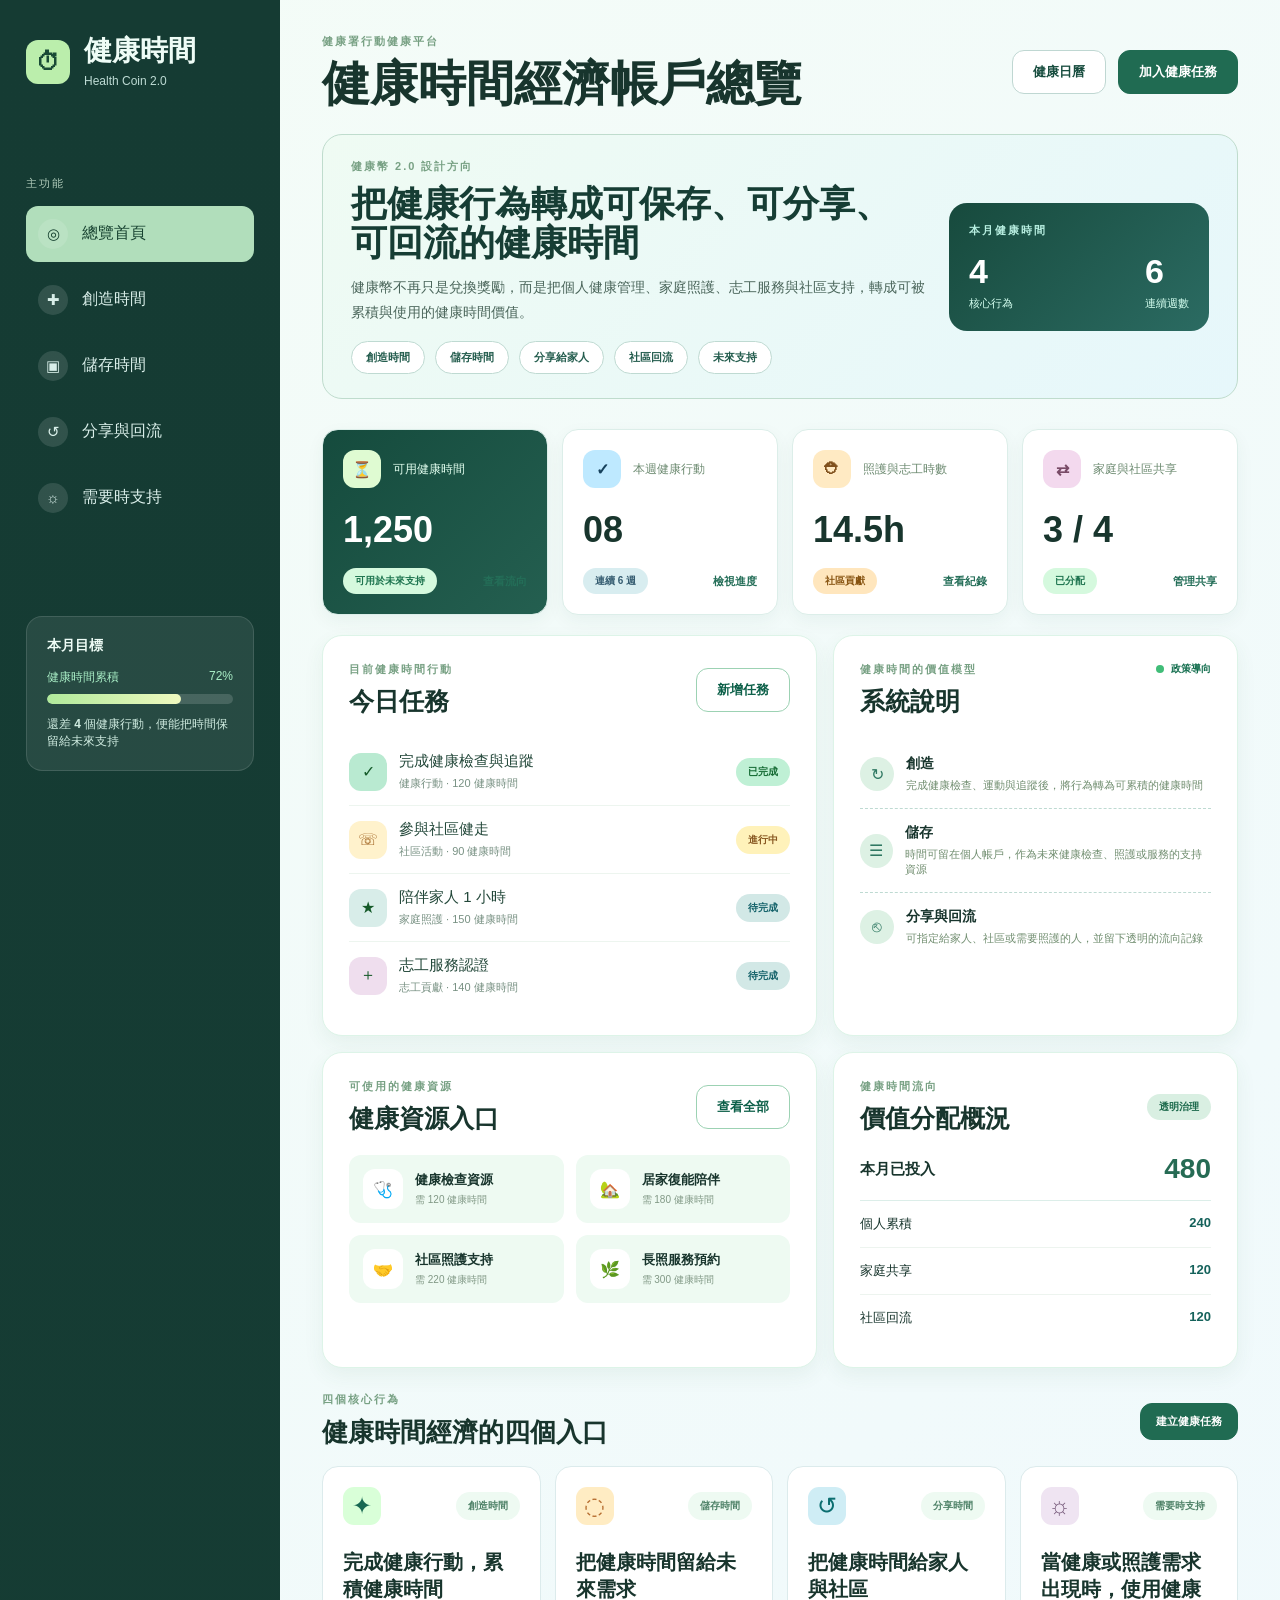
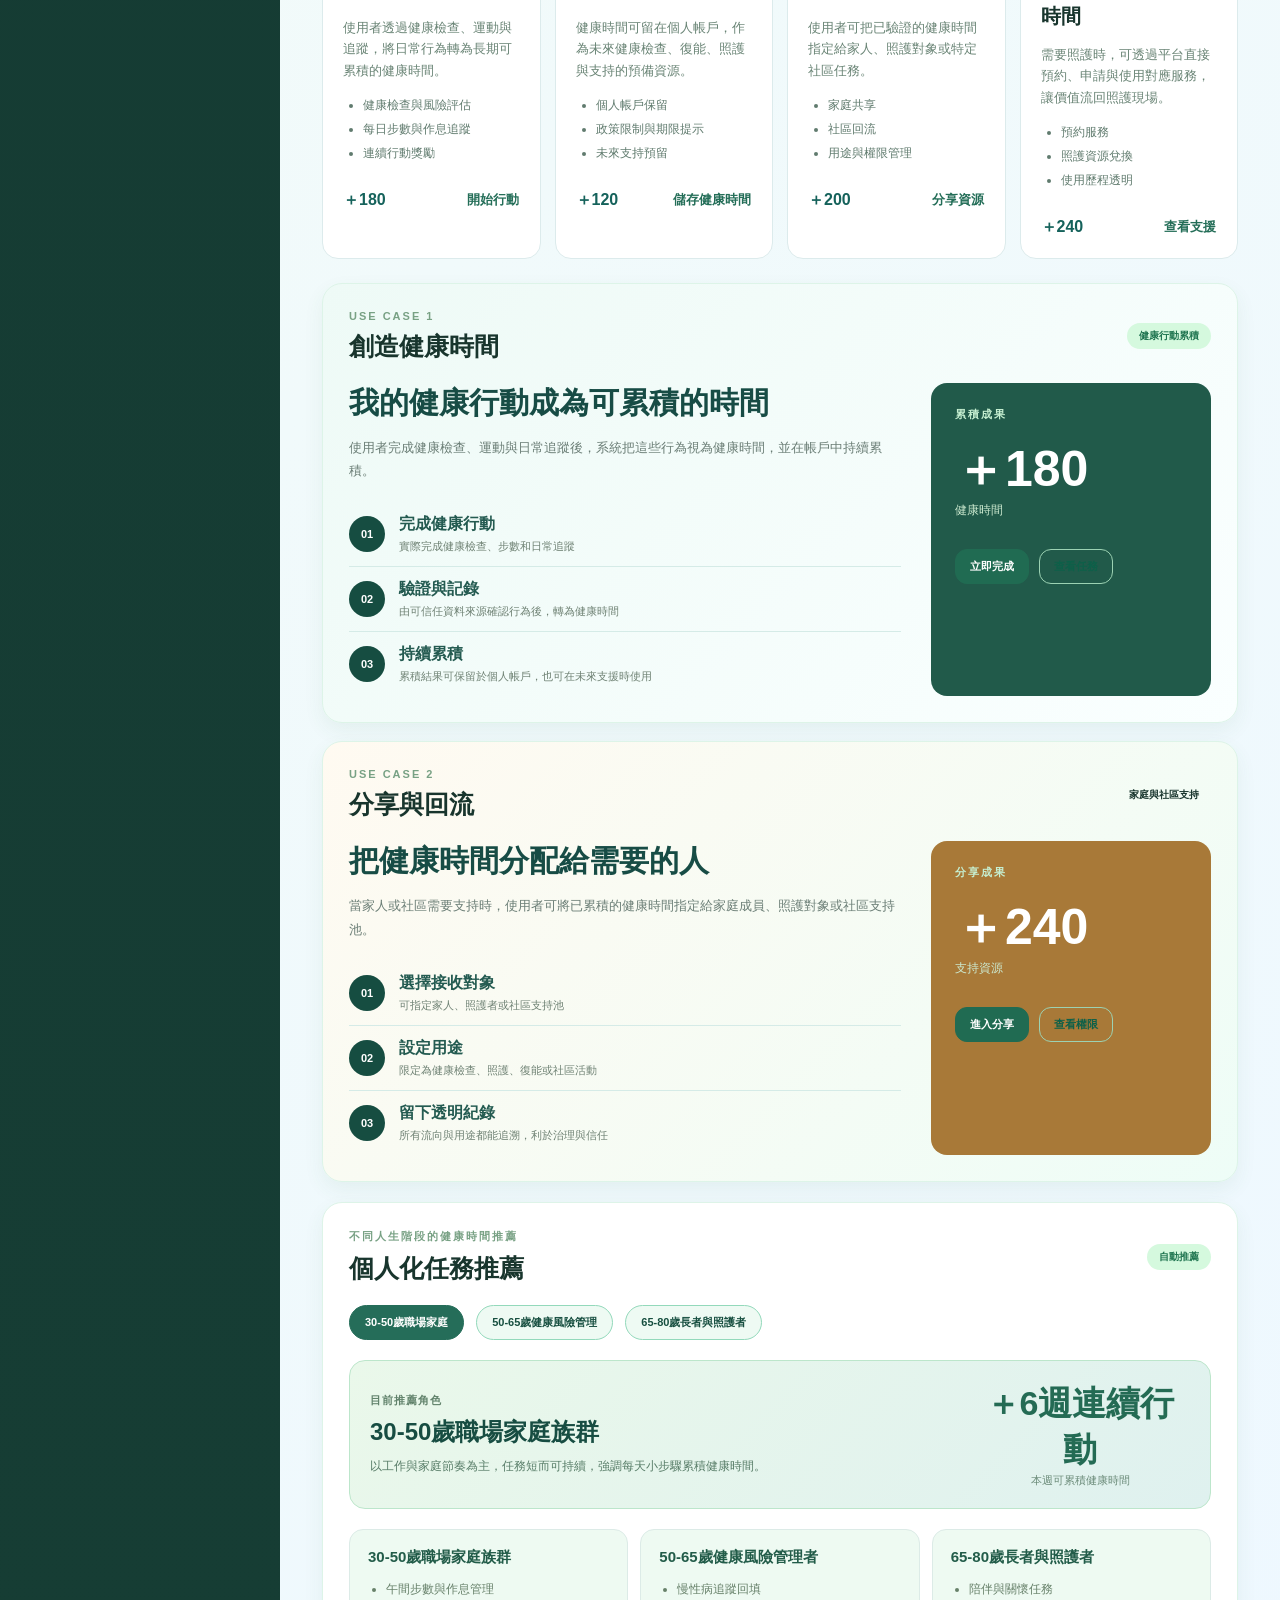
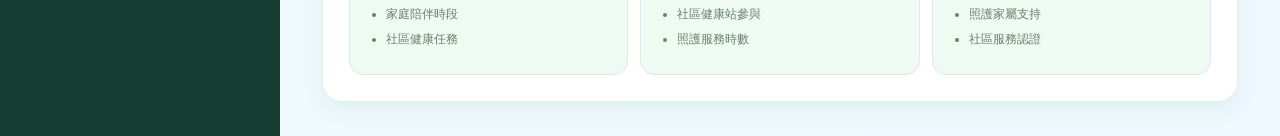
<file: index.html>
<!DOCTYPE html>
<html lang="zh-Hant">
<head>
  <meta charset="UTF-8" />
  <meta name="viewport" content="width=device-width, initial-scale=1.0" />
  <title>健康時間經濟 - 健康幣 2.0</title>
  <link rel="stylesheet" href="styles.css" />
</head>
<body>
  <div class="app-shell">
    <aside class="sidebar">
      <div class="brand">
        <div class="brand-icon">⏱</div>
        <div>
          <div class="brand-title">健康時間</div>
          <div class="brand-subtitle">Health Coin 2.0</div>
        </div>
      </div>

      <nav class="navigation">
        <div class="nav-label">主功能</div>
        <a href="#" class="nav-link active">
          <span class="nav-icon">◎</span>
          <span>總覽首頁</span>
        </a>
        <a href="#" class="nav-link">
          <span class="nav-icon">✚</span>
          <span>創造時間</span>
        </a>
        <a href="#" class="nav-link">
          <span class="nav-icon">▣</span>
          <span>儲存時間</span>
        </a>
        <a href="#" class="nav-link">
          <span class="nav-icon">↺</span>
          <span>分享與回流</span>
        </a>
        <a href="#" class="nav-link">
          <span class="nav-icon">☼</span>
          <span>需要時支持</span>
        </a>
      </nav>

      <div class="mini-panel">
        <div class="mini-title">本月目標</div>
        <div class="progress-wrap">
          <div class="progress-head">
            <span>健康時間累積</span>
            <span>72%</span>
          </div>
          <div class="progress-bar">
            <div class="progress-fill" style="width:72%"></div>
          </div>
        </div>
        <div class="mini-description">
          還差 <b>4</b> 個健康行動，便能把時間保留給未來支持
        </div>
      </div>
    </aside>

    <main class="main-content">
      <header class="topbar">
        <div>
          <div class="page-kicker">健康署行動健康平台</div>
          <h1>健康時間經濟帳戶總覽</h1>
        </div>
        <div class="topbar-actions">
          <button class="btn btn-light">健康日曆</button>
          <button class="btn btn-primary">加入健康任務</button>
        </div>
      </header>

      <section class="platform-intro">
        <div class="intro-copy">
          <div class="section-kicker">健康幣 2.0 設計方向</div>
          <h2>把健康行為轉成可保存、可分享、可回流的健康時間</h2>
          <p class="intro-summary">
            健康幣不再只是兌換獎勵，而是把個人健康管理、家庭照護、志工服務與社區支持，轉成可被累積與使用的健康時間價值。
          </p>
          <div class="intro-chip-row">
            <span class="chip">創造時間</span>
            <span class="chip">儲存時間</span>
            <span class="chip">分享給家人</span>
            <span class="chip">社區回流</span>
            <span class="chip">未來支持</span>
          </div>
        </div>
        <div class="intro-analytics">
          <div class="intro-analytics-title">本月健康時間</div>
          <div class="analytics-grid">
            <div>
              <span class="analytics-number">4</span>
              <span class="analytics-label">核心行為</span>
            </div>
            <div>
              <span class="analytics-number">6</span>
              <span class="analytics-label">連續週數</span>
            </div>
          </div>
        </div>
      </section>

      <section class="system-summary">
        <article class="summary-card highlight">
          <div class="card-header">
            <span class="icon-badge icon-green">⏳</span>
            <span class="small-label">可用健康時間</span>
          </div>
          <div class="value">1,250</div>
          <div class="meta-row">
            <span class="tag success">可用於未來支持</span>
            <span class="link-text">查看流向</span>
          </div>
        </article>

        <article class="summary-card">
          <div class="card-header">
            <span class="icon-badge icon-blue">✓</span>
            <span class="small-label">本週健康行動</span>
          </div>
          <div class="value">08</div>
          <div class="meta-row">
            <span class="tag neutral">連續 6 週</span>
            <span class="link-text">檢視進度</span>
          </div>
        </article>

        <article class="summary-card">
          <div class="card-header">
            <span class="icon-badge icon-orange">⛑</span>
            <span class="small-label">照護與志工時數</span>
          </div>
          <div class="value">14.5h</div>
          <div class="meta-row">
            <span class="tag warning">社區貢獻</span>
            <span class="link-text">查看紀錄</span>
          </div>
        </article>

        <article class="summary-card">
          <div class="card-header">
            <span class="icon-badge icon-magenta">⇄</span>
            <span class="small-label">家庭與社區共享</span>
          </div>
          <div class="value">3 / 4</div>
          <div class="meta-row">
            <span class="tag success">已分配</span>
            <span class="link-text">管理共享</span>
          </div>
        </article>
      </section>

      <section class="grid-two">
        <article class="panel tasks-panel">
          <div class="panel-header">
            <div>
              <div class="section-kicker">目前健康時間行動</div>
              <h2>今日任務</h2>
            </div>
            <button class="btn btn-outline">新增任務</button>
          </div>
          <div class="task-list">
            <div class="task-row status-close">
              <div class="row-left">
                <span class="task-icon check">✓</span>
                <div>
                  <div class="task-title">完成健康檢查與追蹤</div>
                  <div class="task-meta">健康行動 · 120 健康時間</div>
                </div>
              </div>
              <span class="task-status done">已完成</span>
            </div>

            <div class="task-row status-progress">
              <div class="row-left">
                <span class="task-icon progress">☏</span>
                <div>
                  <div class="task-title">參與社區健走</div>
                  <div class="task-meta">社區活動 · 90 健康時間</div>
                </div>
              </div>
              <span class="task-status progress-status">進行中</span>
            </div>

            <div class="task-row">
              <div class="row-left">
                <span class="task-icon medal">★</span>
                <div>
                  <div class="task-title">陪伴家人 1 小時</div>
                  <div class="task-meta">家庭照護 · 150 健康時間</div>
                </div>
              </div>
              <span class="task-status pending">待完成</span>
            </div>

            <div class="task-row">
              <div class="row-left">
                <span class="task-icon health">＋</span>
                <div>
                  <div class="task-title">志工服務認證</div>
                  <div class="task-meta">志工貢獻 · 140 健康時間</div>
                </div>
              </div>
              <span class="task-status pending">待完成</span>
            </div>
          </div>
        </article>

        <article class="panel system-panel">
          <div class="panel-header compact">
            <div>
              <div class="section-kicker">健康時間的價值模型</div>
              <h2>系統說明</h2>
            </div>
            <span class="live-indicator">政策導向</span>
          </div>
          <div class="info-list">
            <div class="info-row">
              <span class="info-icon">↻</span>
              <div>
                <div class="info-title">創造</div>
                <div class="info-copy">完成健康檢查、運動與追蹤後，將行為轉為可累積的健康時間</div>
              </div>
            </div>
            <div class="info-row">
              <span class="info-icon">☰</span>
              <div>
                <div class="info-title">儲存</div>
                <div class="info-copy">時間可留在個人帳戶，作為未來健康檢查、照護或服務的支持資源</div>
              </div>
            </div>
            <div class="info-row">
              <span class="info-icon">⎋</span>
              <div>
                <div class="info-title">分享與回流</div>
                <div class="info-copy">可指定給家人、社區或需要照護的人，並留下透明的流向記錄</div>
              </div>
            </div>
          </div>
        </article>
      </section>

      <section class="grid-two lower-row">
        <article class="panel">
          <div class="panel-header">
            <div>
              <div class="section-kicker">可使用的健康資源</div>
              <h2>健康資源入口</h2>
            </div>
            <button class="btn btn-outline">查看全部</button>
          </div>
          <div class="redeem-grid">
            <div class="redeem-item">
              <span class="redeem-icon">🩺</span>
              <div>
                <div class="redeem-title">健康檢查資源</div>
                <div class="redeem-extra">需 120 健康時間</div>
              </div>
            </div>
            <div class="redeem-item">
              <span class="redeem-icon">🏡</span>
              <div>
                <div class="redeem-title">居家復能陪伴</div>
                <div class="redeem-extra">需 180 健康時間</div>
              </div>
            </div>
            <div class="redeem-item">
              <span class="redeem-icon">🤝</span>
              <div>
                <div class="redeem-title">社區照護支持</div>
                <div class="redeem-extra">需 220 健康時間</div>
              </div>
            </div>
            <div class="redeem-item">
              <span class="redeem-icon">🌿</span>
              <div>
                <div class="redeem-title">長照服務預約</div>
                <div class="redeem-extra">需 300 健康時間</div>
              </div>
            </div>
          </div>
        </article>

        <article class="panel">
          <div class="panel-header">
            <div>
              <div class="section-kicker">健康時間流向</div>
              <h2>價值分配概況</h2>
            </div>
            <span class="badge soft">透明治理</span>
          </div>
          <div class="longcare">
            <div class="longcare-header">
              <span class="service-label">本月已投入</span>
              <span class="service-hours">480</span>
            </div>
            <div class="longcare-list">
              <div class="longcare-row">
                <span>個人累積</span>
                <span class="coins">240</span>
              </div>
              <div class="longcare-row">
                <span>家庭共享</span>
                <span class="coins">120</span>
              </div>
              <div class="longcare-row">
                <span>社區回流</span>
                <span class="coins">120</span>
              </div>
            </div>
          </div>
        </article>
      </section>

      <section class="case-section">
        <div class="section-title-row">
          <div>
            <div class="section-kicker">四個核心行為</div>
            <h2>健康時間經濟的四個入口</h2>
          </div>
          <button class="btn btn-primary small">建立健康任務</button>
        </div>

        <section class="case-grid">
          <article class="case-card">
            <div class="case-top">
              <span class="case-icon color-green">✦</span>
              <span class="case-badge">創造時間</span>
            </div>
            <h3>完成健康行動，累積健康時間</h3>
            <p>使用者透過健康檢查、運動與追蹤，將日常行為轉為長期可累積的健康時間。</p>
            <ul class="case-list">
              <li>健康檢查與風險評估</li>
              <li>每日步數與作息追蹤</li>
              <li>連續行動獎勵</li>
            </ul>
            <div class="case-footer">
              <span class="coins">＋180</span>
              <button class="btn btn-link">開始行動</button>
            </div>
          </article>

          <article class="case-card">
            <div class="case-top">
              <span class="case-icon color-orange">◌</span>
              <span class="case-badge">儲存時間</span>
            </div>
            <h3>把健康時間留給未來需求</h3>
            <p>健康時間可留在個人帳戶，作為未來健康檢查、復能、照護與支持的預備資源。</p>
            <ul class="case-list">
              <li>個人帳戶保留</li>
              <li>政策限制與期限提示</li>
              <li>未來支持預留</li>
            </ul>
            <div class="case-footer">
              <span class="coins">＋120</span>
              <button class="btn btn-link">儲存健康時間</button>
            </div>
          </article>

          <article class="case-card">
            <div class="case-top">
              <span class="case-icon color-blue">↺</span>
              <span class="case-badge">分享時間</span>
            </div>
            <h3>把健康時間給家人與社區</h3>
            <p>使用者可把已驗證的健康時間指定給家人、照護對象或特定社區任務。</p>
            <ul class="case-list">
              <li>家庭共享</li>
              <li>社區回流</li>
              <li>用途與權限管理</li>
            </ul>
            <div class="case-footer">
              <span class="coins">＋200</span>
              <button class="btn btn-link">分享資源</button>
            </div>
          </article>

          <article class="case-card">
            <div class="case-top">
              <span class="case-icon color-purple">☼</span>
              <span class="case-badge">需要時支持</span>
            </div>
            <h3>當健康或照護需求出現時，使用健康時間</h3>
            <p>需要照護時，可透過平台直接預約、申請與使用對應服務，讓價值流回照護現場。</p>
            <ul class="case-list">
              <li>預約服務</li>
              <li>照護資源兌換</li>
              <li>使用歷程透明</li>
            </ul>
            <div class="case-footer">
              <span class="coins">＋240</span>
              <button class="btn btn-link">查看支援</button>
            </div>
          </article>
        </section>
      </section>

      <section class="case-detail-section">
        <div class="panel case-detail-panel">
          <div class="panel-header">
            <div>
              <div class="section-kicker">Use Case 1</div>
              <h2>創造健康時間</h2>
            </div>
            <span class="badge success">健康行動累積</span>
          </div>
          <div class="case-detail-layout">
            <div class="detail-content">
              <div class="detail-title">我的健康行動成為可累積的時間</div>
              <p class="detail-summary">使用者完成健康檢查、運動與日常追蹤後，系統把這些行為視為健康時間，並在帳戶中持續累積。</p>
              <div class="detail-flow">
                <div class="flow-step">
                  <span class="flow-number">01</span>
                  <div>
                    <div class="flow-title">完成健康行動</div>
                    <div class="flow-copy">實際完成健康檢查、步數和日常追蹤</div>
                  </div>
                </div>
                <div class="flow-step">
                  <span class="flow-number">02</span>
                  <div>
                    <div class="flow-title">驗證與記錄</div>
                    <div class="flow-copy">由可信任資料來源確認行為後，轉為健康時間</div>
                  </div>
                </div>
                <div class="flow-step">
                  <span class="flow-number">03</span>
                  <div>
                    <div class="flow-title">持續累積</div>
                    <div class="flow-copy">累積結果可保留於個人帳戶，也可在未來支援時使用</div>
                  </div>
                </div>
              </div>
            </div>
            <aside class="detail-aside">
              <div class="aside-kicker">累積成果</div>
              <div class="aside-balance">＋180</div>
              <div class="aside-label">健康時間</div>
              <div class="mini-button-row">
                <button class="btn btn-primary small">立即完成</button>
                <button class="btn btn-outline small">查看任務</button>
              </div>
            </aside>
          </div>
        </div>
      </section>

      <section class="case-detail-section case-detail-section-alt">
        <div class="panel case-detail-panel case-detail-panel-alt">
          <div class="panel-header">
            <div>
              <div class="section-kicker">Use Case 2</div>
              <h2>分享與回流</h2>
            </div>
            <span class="badge warning">家庭與社區支持</span>
          </div>
          <div class="case-detail-layout">
            <div class="detail-content">
              <div class="detail-title">把健康時間分配給需要的人</div>
              <p class="detail-summary">當家人或社區需要支持時，使用者可將已累積的健康時間指定給家庭成員、照護對象或社區支持池。</p>
              <div class="detail-flow">
                <div class="flow-step">
                  <span class="flow-number">01</span>
                  <div>
                    <div class="flow-title">選擇接收對象</div>
                    <div class="flow-copy">可指定家人、照護者或社區支持池</div>
                  </div>
                </div>
                <div class="flow-step">
                  <span class="flow-number">02</span>
                  <div>
                    <div class="flow-title">設定用途</div>
                    <div class="flow-copy">限定為健康檢查、照護、復能或社區活動</div>
                  </div>
                </div>
                <div class="flow-step">
                  <span class="flow-number">03</span>
                  <div>
                    <div class="flow-title">留下透明紀錄</div>
                    <div class="flow-copy">所有流向與用途都能追溯，利於治理與信任</div>
                  </div>
                </div>
              </div>
            </div>
            <aside class="detail-aside detail-aside-alt">
              <div class="aside-kicker">分享成果</div>
              <div class="aside-balance">＋240</div>
              <div class="aside-label">支持資源</div>
              <div class="mini-button-row">
                <button class="btn btn-primary small">進入分享</button>
                <button class="btn btn-outline small">查看權限</button>
              </div>
            </aside>
          </div>
        </div>
      </section>

      <section class="persona-section">
        <div class="panel persona-panel">
          <div class="panel-header">
            <div>
              <div class="section-kicker">不同人生階段的健康時間推薦</div>
              <h2>個人化任務推薦</h2>
            </div>
            <span class="badge success">自動推薦</span>
          </div>

          <div class="persona-selector">
            <button class="persona-button active" data-persona="work">30-50歲職場家庭</button>
            <button class="persona-button" data-persona="risk">50-65歲健康風險管理</button>
            <button class="persona-button" data-persona="elder">65-80歲長者與照護者</button>
          </div>

          <div class="persona-feature">
            <div class="feature-copy">
              <div class="feature-label">目前推薦角色</div>
              <div class="feature-title" id="personaTitle">30-50歲職場家庭族群</div>
              <div class="feature-summary" id="personaSummary">以工作與家庭節奏為主，任務短而可持續，強調每天小步驟累積健康時間。</div>
            </div>
            <div class="feature-score">
              <div class="feature-score-number" id="personaCoin">＋6週連續行動</div>
              <div class="feature-score-label">本週可累積健康時間</div>
            </div>
          </div>

          <div class="persona-grid">
            <div class="persona-card">
              <div class="persona-title">30-50歲職場家庭族群</div>
              <ul id="personaListWork">
                <li>午間步數與作息管理</li>
                <li>家庭陪伴時段</li>
                <li>社區健康任務</li>
              </ul>
            </div>
            <div class="persona-card">
              <div class="persona-title">50-65歲健康風險管理者</div>
              <ul id="personaListRisk">
                <li>慢性病追蹤回填</li>
                <li>社區健康站參與</li>
                <li>照護服務時數</li>
              </ul>
            </div>
            <div class="persona-card">
              <div class="persona-title">65-80歲長者與照護者</div>
              <ul id="personaListElder">
                <li>陪伴與關懷任務</li>
                <li>照護家屬支持</li>
                <li>社區服務認證</li>
              </ul>
            </div>
          </div>
        </div>
      </section>
    </main>
  </div>

  <script src="app.js"></script>
</body>
</html>
</file>
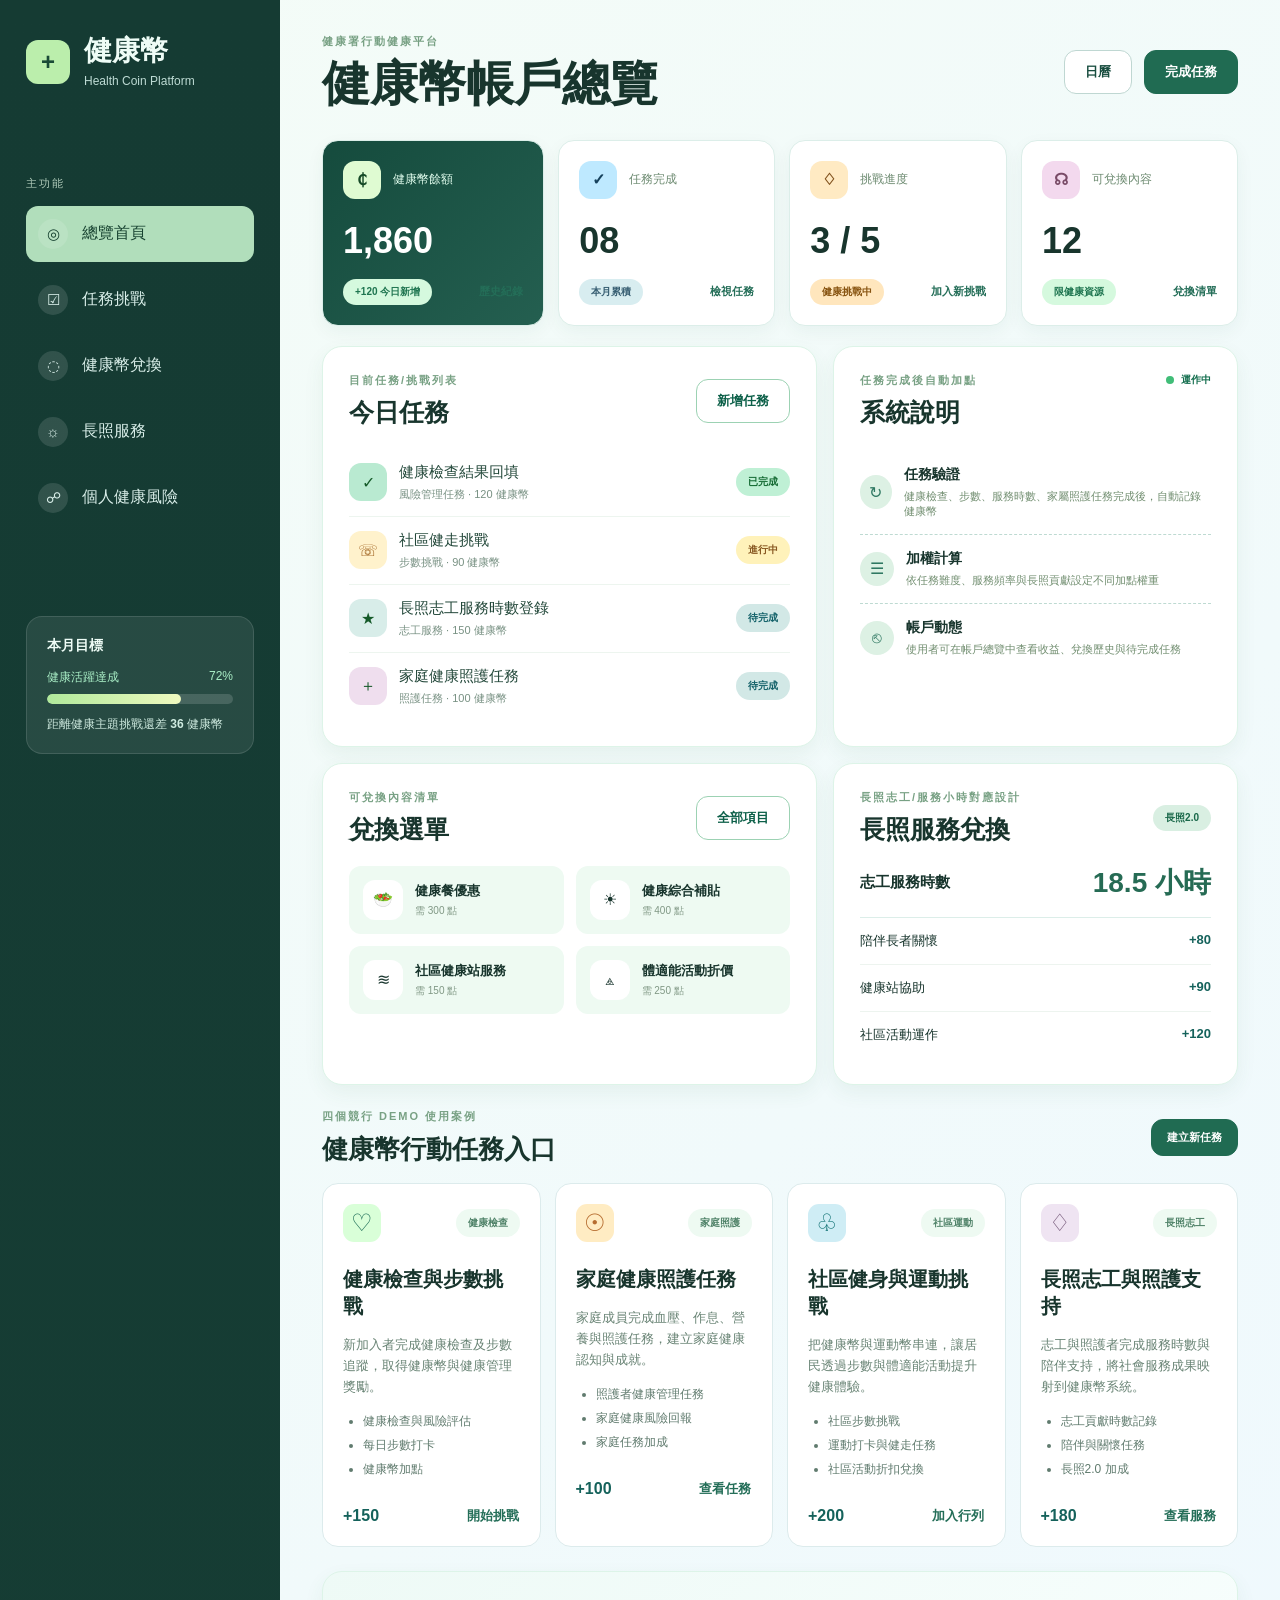
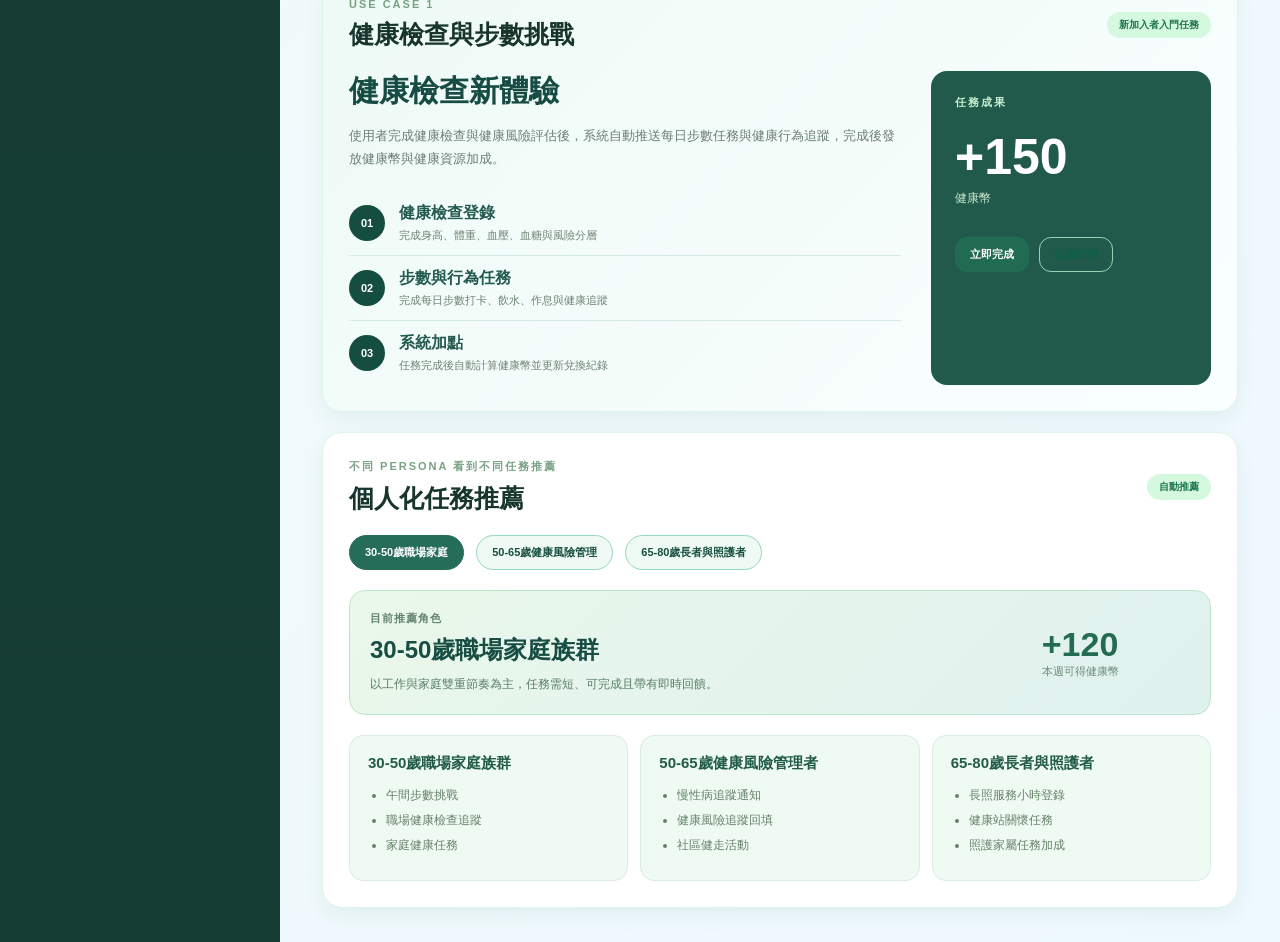
<file: http-index.html>
<!DOCTYPE html>
<html lang="zh-Hant">
<head>
  <meta charset="UTF-8" />
  <meta name="viewport" content="width=device-width, initial-scale=1.0" />
  <title>健康幣 - 健康促進平台</title>
  <link rel="stylesheet" href="styles.css" />
</head>
<body>
  <div class="app-shell">
    <aside class="sidebar">
      <div class="brand">
        <div class="brand-icon">+</div>
        <div>
          <div class="brand-title">健康幣</div>
          <div class="brand-subtitle">Health Coin Platform</div>
        </div>
      </div>

      <nav class="navigation">
        <div class="nav-label">主功能</div>
        <a href="#" class="nav-link active">
          <span class="nav-icon">◎</span>
          <span>總覽首頁</span>
        </a>
        <a href="#" class="nav-link">
          <span class="nav-icon">☑</span>
          <span>任務挑戰</span>
        </a>
        <a href="#" class="nav-link">
          <span class="nav-icon">◌</span>
          <span>健康幣兌換</span>
        </a>
        <a href="#" class="nav-link">
          <span class="nav-icon">☼</span>
          <span>長照服務</span>
        </a>
        <a href="#" class="nav-link">
          <span class="nav-icon">☍</span>
          <span>個人健康風險</span>
        </a>
      </nav>

      <div class="mini-panel">
        <div class="mini-title">本月目標</div>
        <div class="progress-wrap">
          <div class="progress-head">
            <span>健康活躍達成</span>
            <span>72%</span>
          </div>
          <div class="progress-bar">
            <div class="progress-fill" style="width:72%"></div>
          </div>
        </div>
        <div class="mini-description">
          距離健康主題挑戰還差 <b>36</b> 健康幣
        </div>
      </div>
    </aside>

    <main class="main-content">
      <header class="topbar">
        <div>
          <div class="page-kicker">健康署行動健康平台</div>
          <h1>健康幣帳戶總覽</h1>
        </div>
        <div class="topbar-actions">
          <button class="btn btn-light">日曆</button>
          <button class="btn btn-primary">完成任務</button>
        </div>
      </header>

      <section class="system-summary">
        <article class="summary-card highlight">
          <div class="card-header">
            <span class="icon-badge icon-green">₵</span>
            <span class="small-label">健康幣餘額</span>
          </div>
          <div class="value">1,860</div>
          <div class="meta-row">
            <span class="tag success">+120 今日新增</span>
            <span class="link-text">歷史紀錄</span>
          </div>
        </article>

        <article class="summary-card">
          <div class="card-header">
            <span class="icon-badge icon-blue">✓</span>
            <span class="small-label">任務完成</span>
          </div>
          <div class="value">08</div>
          <div class="meta-row">
            <span class="tag neutral">本月累積</span>
            <span class="link-text">檢視任務</span>
          </div>
        </article>

        <article class="summary-card">
          <div class="card-header">
            <span class="icon-badge icon-orange">♢</span>
            <span class="small-label">挑戰進度</span>
          </div>
          <div class="value">3 / 5</div>
          <div class="meta-row">
            <span class="tag warning">健康挑戰中</span>
            <span class="link-text">加入新挑戰</span>
          </div>
        </article>

        <article class="summary-card">
          <div class="card-header">
            <span class="icon-badge icon-magenta">☊</span>
            <span class="small-label">可兌換內容</span>
          </div>
          <div class="value">12</div>
          <div class="meta-row">
            <span class="tag success">限健康資源</span>
            <span class="link-text">兌換清單</span>
          </div>
        </article>
      </section>

      <section class="grid-two">
        <article class="panel tasks-panel">
          <div class="panel-header">
            <div>
              <div class="section-kicker">目前任務/挑戰列表</div>
              <h2>今日任務</h2>
            </div>
            <button class="btn btn-outline">新增任務</button>
          </div>
          <div class="task-list">
            <div class="task-row status-close">
              <div class="row-left">
                <span class="task-icon check">✓</span>
                <div>
                  <div class="task-title">健康檢查結果回填</div>
                  <div class="task-meta">風險管理任務 · 120 健康幣</div>
                </div>
              </div>
              <span class="task-status done">已完成</span>
            </div>

            <div class="task-row status-progress">
              <div class="row-left">
                <span class="task-icon progress">☏</span>
                <div>
                  <div class="task-title">社區健走挑戰</div>
                  <div class="task-meta">步數挑戰 · 90 健康幣</div>
                </div>
              </div>
              <span class="task-status progress-status">進行中</span>
            </div>

            <div class="task-row">
              <div class="row-left">
                <span class="task-icon medal">★</span>
                <div>
                  <div class="task-title">長照志工服務時數登錄</div>
                  <div class="task-meta">志工服務 · 150 健康幣</div>
                </div>
              </div>
              <span class="task-status pending">待完成</span>
            </div>

            <div class="task-row">
              <div class="row-left">
                <span class="task-icon health">＋</span>
                <div>
                  <div class="task-title">家庭健康照護任務</div>
                  <div class="task-meta">照護任務 · 100 健康幣</div>
                </div>
              </div>
              <span class="task-status pending">待完成</span>
            </div>
          </div>
        </article>

        <article class="panel system-panel">
          <div class="panel-header compact">
            <div>
              <div class="section-kicker">任務完成後自動加點</div>
              <h2>系統說明</h2>
            </div>
            <span class="live-indicator">運作中</span>
          </div>
          <div class="info-list">
            <div class="info-row">
              <span class="info-icon">↻</span>
              <div>
                <div class="info-title">任務驗證</div>
                <div class="info-copy">健康檢查、步數、服務時數、家屬照護任務完成後，自動記錄健康幣</div>
              </div>
            </div>
            <div class="info-row">
              <span class="info-icon">☰</span>
              <div>
                <div class="info-title">加權計算</div>
                <div class="info-copy">依任務難度、服務頻率與長照貢獻設定不同加點權重</div>
              </div>
            </div>
            <div class="info-row">
              <span class="info-icon">⎋</span>
              <div>
                <div class="info-title">帳戶動態</div>
                <div class="info-copy">使用者可在帳戶總覽中查看收益、兌換歷史與待完成任務</div>
              </div>
            </div>
          </div>
        </article>
      </section>

      <section class="grid-two lower-row">
        <article class="panel">
          <div class="panel-header">
            <div>
              <div class="section-kicker">可兌換內容清單</div>
              <h2>兌換選單</h2>
            </div>
            <button class="btn btn-outline">全部項目</button>
          </div>
          <div class="redeem-grid">
            <div class="redeem-item">
              <span class="redeem-icon">🥗</span>
              <div>
                <div class="redeem-title">健康餐優惠</div>
                <div class="redeem-extra">需 300 點</div>
              </div>
            </div>
            <div class="redeem-item">
              <span class="redeem-icon">☀</span>
              <div>
                <div class="redeem-title">健康綜合補貼</div>
                <div class="redeem-extra">需 400 點</div>
              </div>
            </div>
            <div class="redeem-item">
              <span class="redeem-icon">≋</span>
              <div>
                <div class="redeem-title">社區健康站服務</div>
                <div class="redeem-extra">需 150 點</div>
              </div>
            </div>
            <div class="redeem-item">
              <span class="redeem-icon">⟁</span>
              <div>
                <div class="redeem-title">體適能活動折價</div>
                <div class="redeem-extra">需 250 點</div>
              </div>
            </div>
          </div>
        </article>

        <article class="panel">
          <div class="panel-header">
            <div>
              <div class="section-kicker">長照志工/服務小時對應設計</div>
              <h2>長照服務兌換</h2>
            </div>
            <span class="badge soft">長照2.0</span>
          </div>
          <div class="longcare">
            <div class="longcare-header">
              <span class="service-label">志工服務時數</span>
              <span class="service-hours">18.5 小時</span>
            </div>
            <div class="longcare-list">
              <div class="longcare-row">
                <span>陪伴長者關懷</span>
                <span class="coins">+80</span>
              </div>
              <div class="longcare-row">
                <span>健康站協助</span>
                <span class="coins">+90</span>
              </div>
              <div class="longcare-row">
                <span>社區活動運作</span>
                <span class="coins">+120</span>
              </div>
            </div>
          </div>
        </article>
      </section>

      <section class="case-section">
        <div class="section-title-row">
          <div>
            <div class="section-kicker">四個競行 demo 使用案例</div>
            <h2>健康幣行動任務入口</h2>
          </div>
          <button class="btn btn-primary small">建立新任務</button>
        </div>

        <section class="case-grid">
          <article class="case-card">
            <div class="case-top">
              <span class="case-icon color-green">♡</span>
              <span class="case-badge">健康檢查</span>
            </div>
            <h3>健康檢查與步數挑戰</h3>
            <p>新加入者完成健康檢查及步數追蹤，取得健康幣與健康管理獎勵。</p>
            <ul class="case-list">
              <li>健康檢查與風險評估</li>
              <li>每日步數打卡</li>
              <li>健康幣加點</li>
            </ul>
            <div class="case-footer">
              <span class="coins">+150</span>
              <button class="btn btn-link">開始挑戰</button>
            </div>
          </article>

          <article class="case-card">
            <div class="case-top">
              <span class="case-icon color-orange">☉</span>
              <span class="case-badge">家庭照護</span>
            </div>
            <h3>家庭健康照護任務</h3>
            <p>家庭成員完成血壓、作息、營養與照護任務，建立家庭健康認知與成就。</p>
            <ul class="case-list">
              <li>照護者健康管理任務</li>
              <li>家庭健康風險回報</li>
              <li>家庭任務加成</li>
            </ul>
            <div class="case-footer">
              <span class="coins">+100</span>
              <button class="btn btn-link">查看任務</button>
            </div>
          </article>

          <article class="case-card">
            <div class="case-top">
              <span class="case-icon color-blue">♧</span>
              <span class="case-badge">社區運動</span>
            </div>
            <h3>社區健身與運動挑戰</h3>
            <p>把健康幣與運動幣串連，讓居民透過步數與體適能活動提升健康體驗。</p>
            <ul class="case-list">
              <li>社區步數挑戰</li>
              <li>運動打卡與健走任務</li>
              <li>社區活動折扣兌換</li>
            </ul>
            <div class="case-footer">
              <span class="coins">+200</span>
              <button class="btn btn-link">加入行列</button>
            </div>
          </article>

          <article class="case-card">
            <div class="case-top">
              <span class="case-icon color-purple">♢</span>
              <span class="case-badge">長照志工</span>
            </div>
            <h3>長照志工與照護支持</h3>
            <p>志工與照護者完成服務時數與陪伴支持，將社會服務成果映射到健康幣系統。</p>
            <ul class="case-list">
              <li>志工貢獻時數記錄</li>
              <li>陪伴與關懷任務</li>
              <li>長照2.0 加成</li>
            </ul>
            <div class="case-footer">
              <span class="coins">+180</span>
              <button class="btn btn-link">查看服務</button>
            </div>
          </article>
        </section>
      </section>

      <section class="case-detail-section">
        <div class="panel case-detail-panel">
          <div class="panel-header">
            <div>
              <div class="section-kicker">Use Case 1</div>
              <h2>健康檢查與步數挑戰</h2>
            </div>
            <span class="badge success">新加入者入門任務</span>
          </div>
          <div class="case-detail-layout">
            <div class="detail-content">
              <div class="detail-title">健康檢查新體驗</div>
              <p class="detail-summary">使用者完成健康檢查與健康風險評估後，系統自動推送每日步數任務與健康行為追蹤，完成後發放健康幣與健康資源加成。</p>
              <div class="detail-flow">
                <div class="flow-step">
                  <span class="flow-number">01</span>
                  <div>
                    <div class="flow-title">健康檢查登錄</div>
                    <div class="flow-copy">完成身高、體重、血壓、血糖與風險分層</div>
                  </div>
                </div>
                <div class="flow-step">
                  <span class="flow-number">02</span>
                  <div>
                    <div class="flow-title">步數與行為任務</div>
                    <div class="flow-copy">完成每日步數打卡、飲水、作息與健康追蹤</div>
                  </div>
                </div>
                <div class="flow-step">
                  <span class="flow-number">03</span>
                  <div>
                    <div class="flow-title">系統加點</div>
                    <div class="flow-copy">任務完成後自動計算健康幣並更新兌換紀錄</div>
                  </div>
                </div>
              </div>
            </div>
            <aside class="detail-aside">
              <div class="aside-kicker">任務成果</div>
              <div class="aside-balance">+150</div>
              <div class="aside-label">健康幣</div>
              <div class="mini-button-row">
                <button class="btn btn-primary small">立即完成</button>
                <button class="btn btn-outline small">任務詳情</button>
              </div>
            </aside>
          </div>
        </div>
      </section>

      <section class="persona-section">
        <div class="panel persona-panel">
          <div class="panel-header">
            <div>
              <div class="section-kicker">不同 persona 看到不同任務推薦</div>
              <h2>個人化任務推薦</h2>
            </div>
            <span class="badge success">自動推薦</span>
          </div>

          <div class="persona-selector">
            <button class="persona-button active" data-persona="work">30-50歲職場家庭</button>
            <button class="persona-button" data-persona="risk">50-65歲健康風險管理</button>
            <button class="persona-button" data-persona="elder">65-80歲長者與照護者</button>
          </div>

          <div class="persona-feature">
            <div class="feature-copy">
              <div class="feature-label">目前推薦角色</div>
              <div class="feature-title" id="personaTitle">30-50歲職場家庭族群</div>
              <div class="feature-summary" id="personaSummary">以工作與家庭雙重節奏為主，任務需短、可完成且帶有即時回饋。</div>
            </div>
            <div class="feature-score">
              <div class="feature-score-number" id="personaCoin">+120</div>
              <div class="feature-score-label">本週可得健康幣</div>
            </div>
          </div>

          <div class="persona-grid">
            <div class="persona-card">
              <div class="persona-title">30-50歲職場家庭族群</div>
              <ul id="personaListWork">
                <li>午間步數挑戰</li>
                <li>職場健康檢查追蹤</li>
                <li>家庭健康任務</li>
              </ul>
            </div>
            <div class="persona-card">
              <div class="persona-title">50-65歲健康風險管理者</div>
              <ul id="personaListRisk">
                <li>慢性病追蹤通知</li>
                <li>健康風險追蹤回填</li>
                <li>社區健走活動</li>
              </ul>
            </div>
            <div class="persona-card">
              <div class="persona-title">65-80歲長者與照護者</div>
              <ul id="personaListElder">
                <li>長照服務小時登錄</li>
                <li>健康站關懷任務</li>
                <li>照護家屬任務加成</li>
              </ul>
            </div>
          </div>
        </div>
      </section>
    </main>
  </div>

  <script src="app.js"></script>
</body>
</html>
</file>
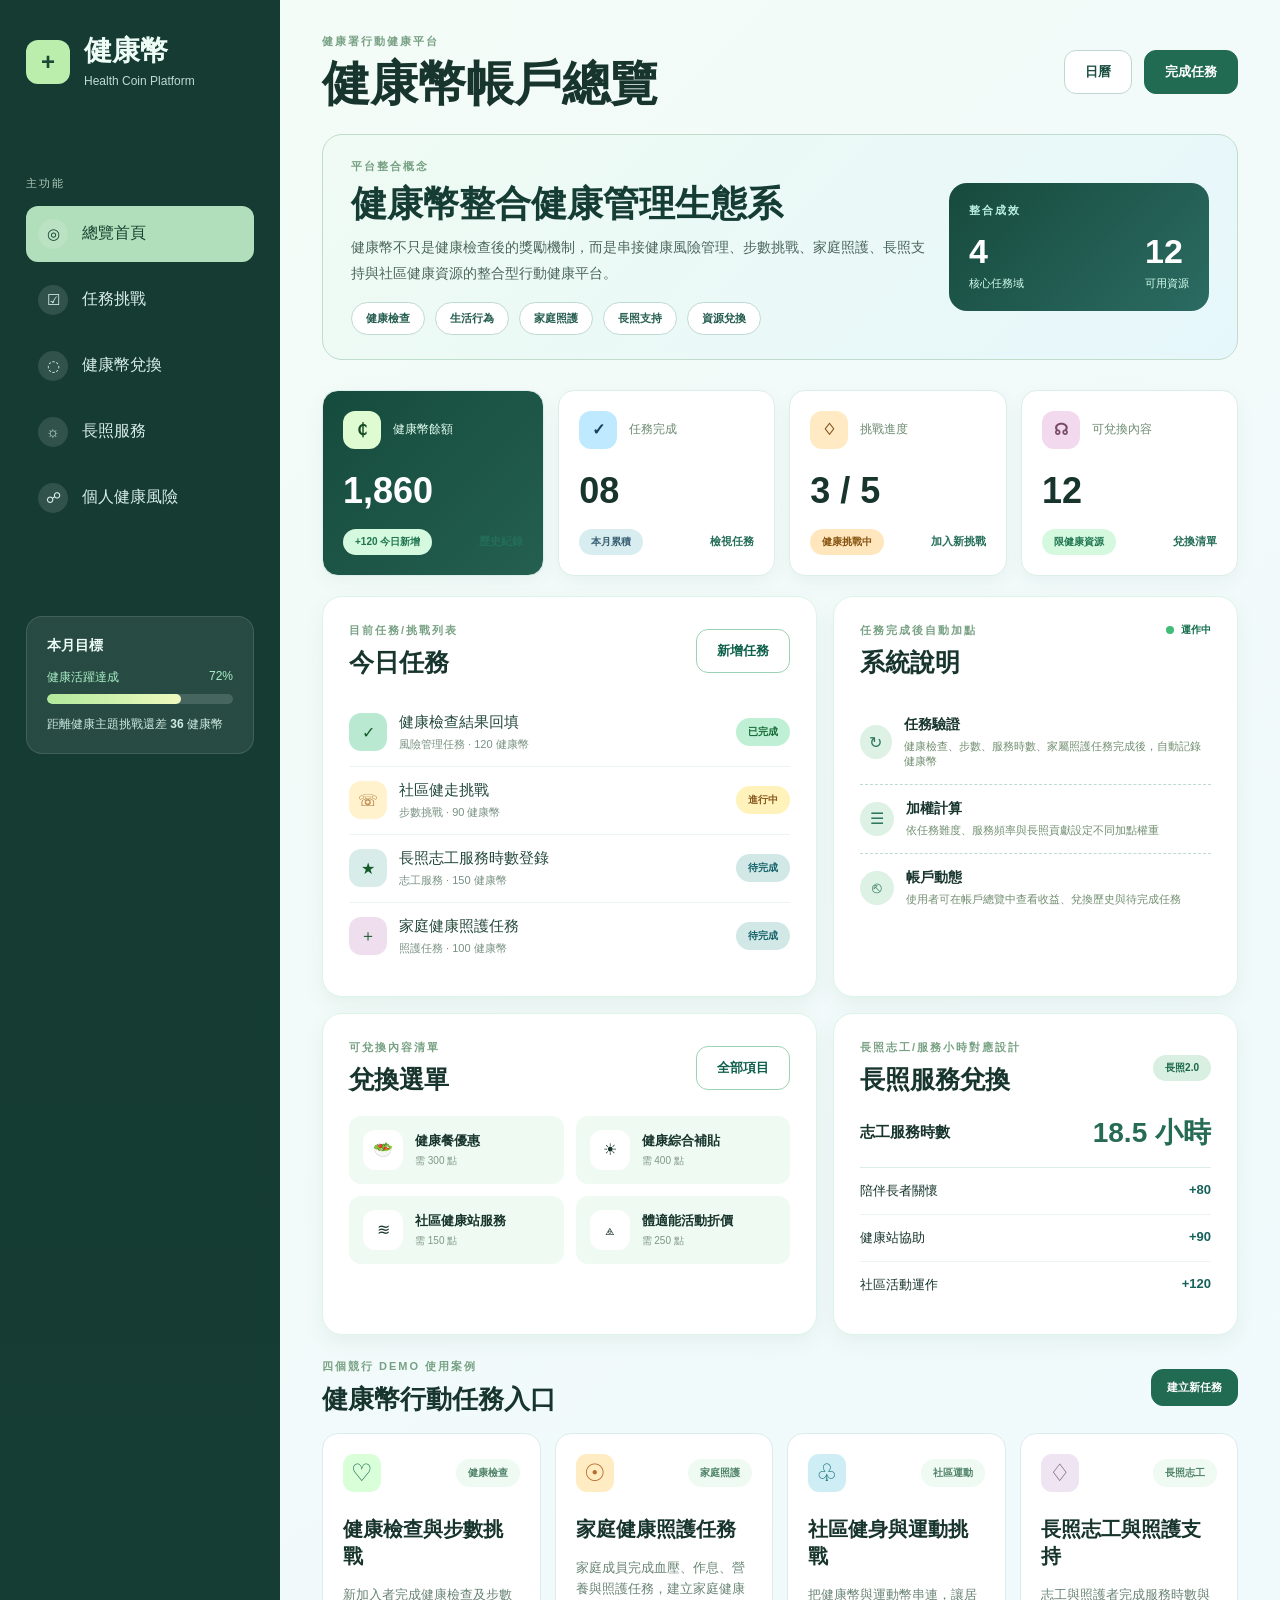
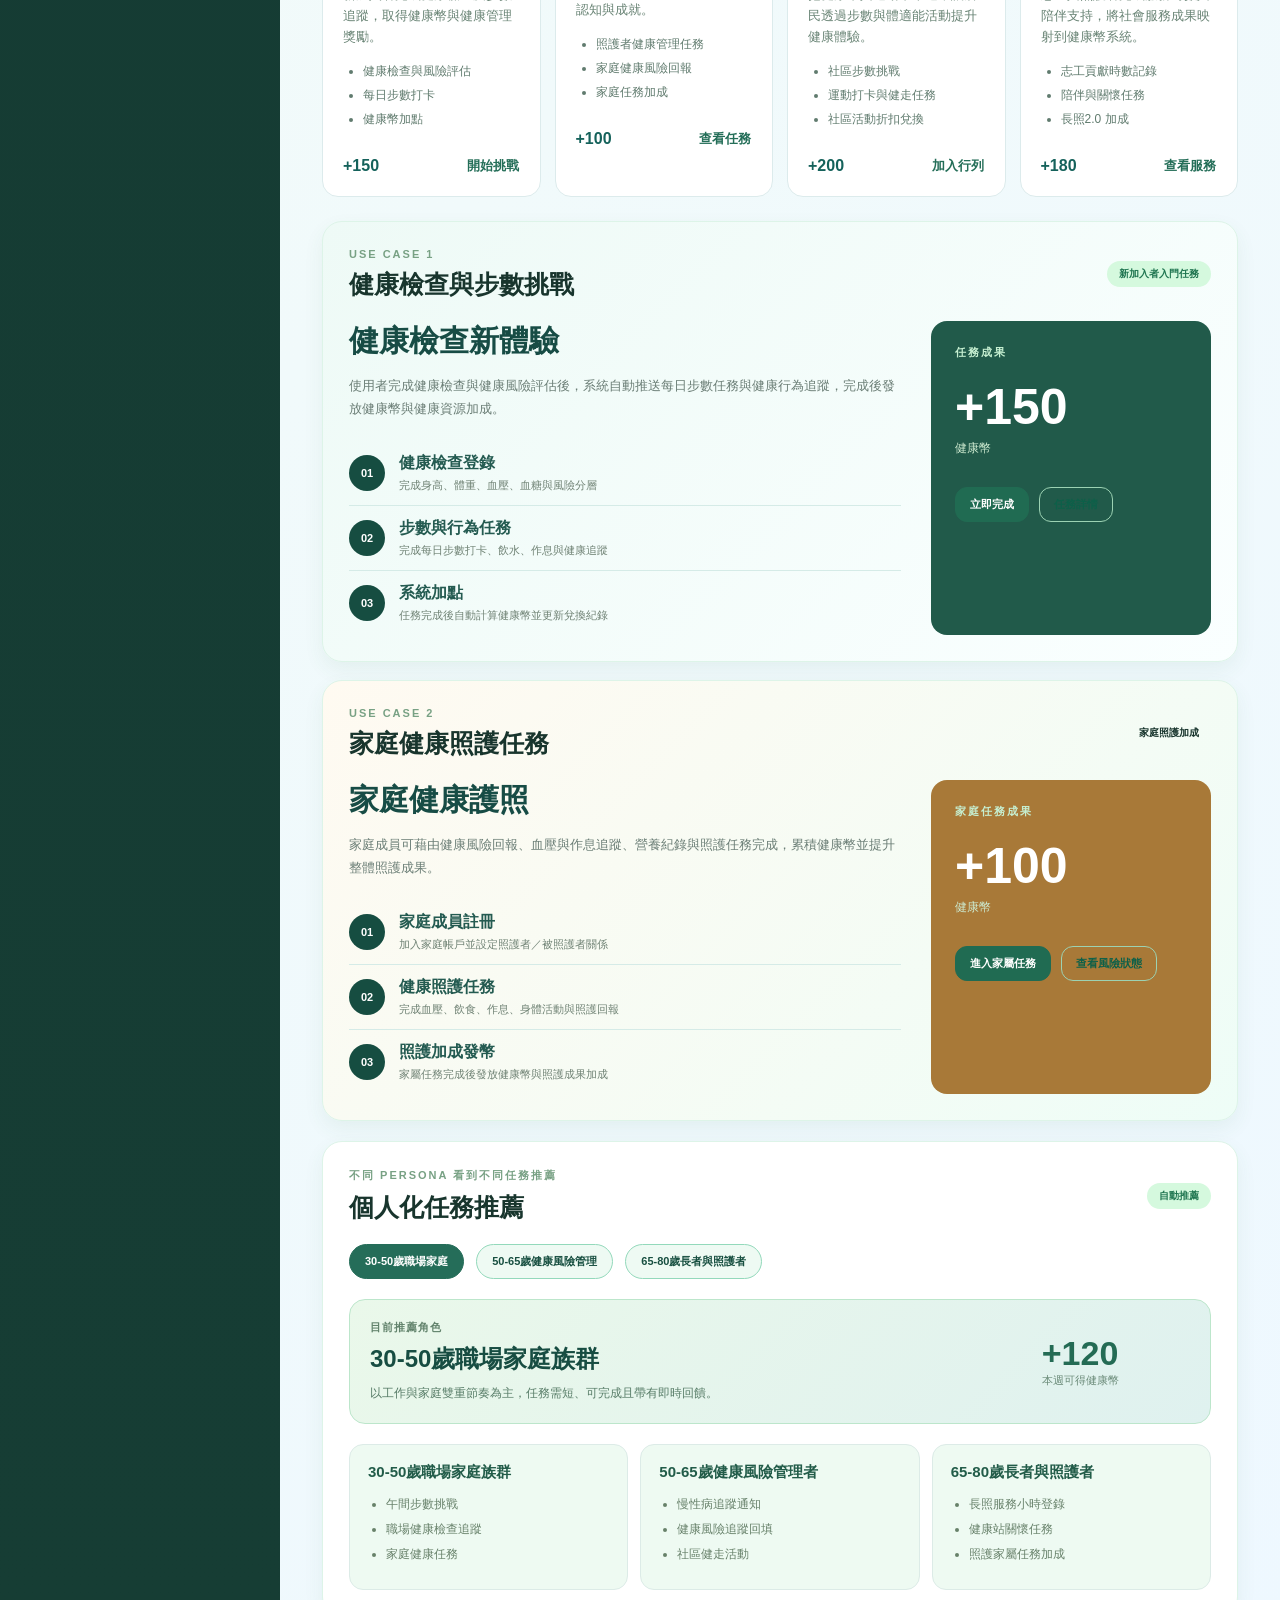
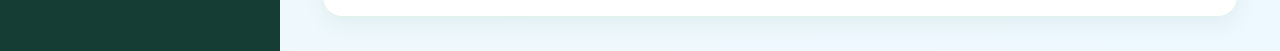
<file: live-after-edit.html>
<!DOCTYPE html>
<html lang="zh-Hant">
<head>
  <meta charset="UTF-8" />
  <meta name="viewport" content="width=device-width, initial-scale=1.0" />
  <title>健康幣 - 健康促進平台</title>
  <link rel="stylesheet" href="styles.css" />
</head>
<body>
  <div class="app-shell">
    <aside class="sidebar">
      <div class="brand">
        <div class="brand-icon">+</div>
        <div>
          <div class="brand-title">健康幣</div>
          <div class="brand-subtitle">Health Coin Platform</div>
        </div>
      </div>

      <nav class="navigation">
        <div class="nav-label">主功能</div>
        <a href="#" class="nav-link active">
          <span class="nav-icon">◎</span>
          <span>總覽首頁</span>
        </a>
        <a href="#" class="nav-link">
          <span class="nav-icon">☑</span>
          <span>任務挑戰</span>
        </a>
        <a href="#" class="nav-link">
          <span class="nav-icon">◌</span>
          <span>健康幣兌換</span>
        </a>
        <a href="#" class="nav-link">
          <span class="nav-icon">☼</span>
          <span>長照服務</span>
        </a>
        <a href="#" class="nav-link">
          <span class="nav-icon">☍</span>
          <span>個人健康風險</span>
        </a>
      </nav>

      <div class="mini-panel">
        <div class="mini-title">本月目標</div>
        <div class="progress-wrap">
          <div class="progress-head">
            <span>健康活躍達成</span>
            <span>72%</span>
          </div>
          <div class="progress-bar">
            <div class="progress-fill" style="width:72%"></div>
          </div>
        </div>
        <div class="mini-description">
          距離健康主題挑戰還差 <b>36</b> 健康幣
        </div>
      </div>
    </aside>

    <main class="main-content">
      <header class="topbar">
        <div>
          <div class="page-kicker">健康署行動健康平台</div>
          <h1>健康幣帳戶總覽</h1>
        </div>
        <div class="topbar-actions">
          <button class="btn btn-light">日曆</button>
          <button class="btn btn-primary">完成任務</button>
        </div>
      </header>

      <section class="platform-intro">
        <div class="intro-copy">
          <div class="section-kicker">平台整合概念</div>
          <h2>健康幣整合健康管理生態系</h2>
          <p class="intro-summary">
            健康幣不只是健康檢查後的獎勵機制，而是串接健康風險管理、步數挑戰、家庭照護、長照支持與社區健康資源的整合型行動健康平台。
          </p>
          <div class="intro-chip-row">
            <span class="chip">健康檢查</span>
            <span class="chip">生活行為</span>
            <span class="chip">家庭照護</span>
            <span class="chip">長照支持</span>
            <span class="chip">資源兌換</span>
          </div>
        </div>
        <div class="intro-analytics">
          <div class="intro-analytics-title">整合成效</div>
          <div class="analytics-grid">
            <div>
              <span class="analytics-number">4</span>
              <span class="analytics-label">核心任務域</span>
            </div>
            <div>
              <span class="analytics-number">12</span>
              <span class="analytics-label">可用資源</span>
            </div>
          </div>
        </div>
      </section>

      <section class="system-summary">
        <article class="summary-card highlight">
          <div class="card-header">
            <span class="icon-badge icon-green">₵</span>
            <span class="small-label">健康幣餘額</span>
          </div>
          <div class="value">1,860</div>
          <div class="meta-row">
            <span class="tag success">+120 今日新增</span>
            <span class="link-text">歷史紀錄</span>
          </div>
        </article>

        <article class="summary-card">
          <div class="card-header">
            <span class="icon-badge icon-blue">✓</span>
            <span class="small-label">任務完成</span>
          </div>
          <div class="value">08</div>
          <div class="meta-row">
            <span class="tag neutral">本月累積</span>
            <span class="link-text">檢視任務</span>
          </div>
        </article>

        <article class="summary-card">
          <div class="card-header">
            <span class="icon-badge icon-orange">♢</span>
            <span class="small-label">挑戰進度</span>
          </div>
          <div class="value">3 / 5</div>
          <div class="meta-row">
            <span class="tag warning">健康挑戰中</span>
            <span class="link-text">加入新挑戰</span>
          </div>
        </article>

        <article class="summary-card">
          <div class="card-header">
            <span class="icon-badge icon-magenta">☊</span>
            <span class="small-label">可兌換內容</span>
          </div>
          <div class="value">12</div>
          <div class="meta-row">
            <span class="tag success">限健康資源</span>
            <span class="link-text">兌換清單</span>
          </div>
        </article>
      </section>

      <section class="grid-two">
        <article class="panel tasks-panel">
          <div class="panel-header">
            <div>
              <div class="section-kicker">目前任務/挑戰列表</div>
              <h2>今日任務</h2>
            </div>
            <button class="btn btn-outline">新增任務</button>
          </div>
          <div class="task-list">
            <div class="task-row status-close">
              <div class="row-left">
                <span class="task-icon check">✓</span>
                <div>
                  <div class="task-title">健康檢查結果回填</div>
                  <div class="task-meta">風險管理任務 · 120 健康幣</div>
                </div>
              </div>
              <span class="task-status done">已完成</span>
            </div>

            <div class="task-row status-progress">
              <div class="row-left">
                <span class="task-icon progress">☏</span>
                <div>
                  <div class="task-title">社區健走挑戰</div>
                  <div class="task-meta">步數挑戰 · 90 健康幣</div>
                </div>
              </div>
              <span class="task-status progress-status">進行中</span>
            </div>

            <div class="task-row">
              <div class="row-left">
                <span class="task-icon medal">★</span>
                <div>
                  <div class="task-title">長照志工服務時數登錄</div>
                  <div class="task-meta">志工服務 · 150 健康幣</div>
                </div>
              </div>
              <span class="task-status pending">待完成</span>
            </div>

            <div class="task-row">
              <div class="row-left">
                <span class="task-icon health">＋</span>
                <div>
                  <div class="task-title">家庭健康照護任務</div>
                  <div class="task-meta">照護任務 · 100 健康幣</div>
                </div>
              </div>
              <span class="task-status pending">待完成</span>
            </div>
          </div>
        </article>

        <article class="panel system-panel">
          <div class="panel-header compact">
            <div>
              <div class="section-kicker">任務完成後自動加點</div>
              <h2>系統說明</h2>
            </div>
            <span class="live-indicator">運作中</span>
          </div>
          <div class="info-list">
            <div class="info-row">
              <span class="info-icon">↻</span>
              <div>
                <div class="info-title">任務驗證</div>
                <div class="info-copy">健康檢查、步數、服務時數、家屬照護任務完成後，自動記錄健康幣</div>
              </div>
            </div>
            <div class="info-row">
              <span class="info-icon">☰</span>
              <div>
                <div class="info-title">加權計算</div>
                <div class="info-copy">依任務難度、服務頻率與長照貢獻設定不同加點權重</div>
              </div>
            </div>
            <div class="info-row">
              <span class="info-icon">⎋</span>
              <div>
                <div class="info-title">帳戶動態</div>
                <div class="info-copy">使用者可在帳戶總覽中查看收益、兌換歷史與待完成任務</div>
              </div>
            </div>
          </div>
        </article>
      </section>

      <section class="grid-two lower-row">
        <article class="panel">
          <div class="panel-header">
            <div>
              <div class="section-kicker">可兌換內容清單</div>
              <h2>兌換選單</h2>
            </div>
            <button class="btn btn-outline">全部項目</button>
          </div>
          <div class="redeem-grid">
            <div class="redeem-item">
              <span class="redeem-icon">🥗</span>
              <div>
                <div class="redeem-title">健康餐優惠</div>
                <div class="redeem-extra">需 300 點</div>
              </div>
            </div>
            <div class="redeem-item">
              <span class="redeem-icon">☀</span>
              <div>
                <div class="redeem-title">健康綜合補貼</div>
                <div class="redeem-extra">需 400 點</div>
              </div>
            </div>
            <div class="redeem-item">
              <span class="redeem-icon">≋</span>
              <div>
                <div class="redeem-title">社區健康站服務</div>
                <div class="redeem-extra">需 150 點</div>
              </div>
            </div>
            <div class="redeem-item">
              <span class="redeem-icon">⟁</span>
              <div>
                <div class="redeem-title">體適能活動折價</div>
                <div class="redeem-extra">需 250 點</div>
              </div>
            </div>
          </div>
        </article>

        <article class="panel">
          <div class="panel-header">
            <div>
              <div class="section-kicker">長照志工/服務小時對應設計</div>
              <h2>長照服務兌換</h2>
            </div>
            <span class="badge soft">長照2.0</span>
          </div>
          <div class="longcare">
            <div class="longcare-header">
              <span class="service-label">志工服務時數</span>
              <span class="service-hours">18.5 小時</span>
            </div>
            <div class="longcare-list">
              <div class="longcare-row">
                <span>陪伴長者關懷</span>
                <span class="coins">+80</span>
              </div>
              <div class="longcare-row">
                <span>健康站協助</span>
                <span class="coins">+90</span>
              </div>
              <div class="longcare-row">
                <span>社區活動運作</span>
                <span class="coins">+120</span>
              </div>
            </div>
          </div>
        </article>
      </section>

      <section class="case-section">
        <div class="section-title-row">
          <div>
            <div class="section-kicker">四個競行 demo 使用案例</div>
            <h2>健康幣行動任務入口</h2>
          </div>
          <button class="btn btn-primary small">建立新任務</button>
        </div>

        <section class="case-grid">
          <article class="case-card">
            <div class="case-top">
              <span class="case-icon color-green">♡</span>
              <span class="case-badge">健康檢查</span>
            </div>
            <h3>健康檢查與步數挑戰</h3>
            <p>新加入者完成健康檢查及步數追蹤，取得健康幣與健康管理獎勵。</p>
            <ul class="case-list">
              <li>健康檢查與風險評估</li>
              <li>每日步數打卡</li>
              <li>健康幣加點</li>
            </ul>
            <div class="case-footer">
              <span class="coins">+150</span>
              <button class="btn btn-link">開始挑戰</button>
            </div>
          </article>

          <article class="case-card">
            <div class="case-top">
              <span class="case-icon color-orange">☉</span>
              <span class="case-badge">家庭照護</span>
            </div>
            <h3>家庭健康照護任務</h3>
            <p>家庭成員完成血壓、作息、營養與照護任務，建立家庭健康認知與成就。</p>
            <ul class="case-list">
              <li>照護者健康管理任務</li>
              <li>家庭健康風險回報</li>
              <li>家庭任務加成</li>
            </ul>
            <div class="case-footer">
              <span class="coins">+100</span>
              <button class="btn btn-link">查看任務</button>
            </div>
          </article>

          <article class="case-card">
            <div class="case-top">
              <span class="case-icon color-blue">♧</span>
              <span class="case-badge">社區運動</span>
            </div>
            <h3>社區健身與運動挑戰</h3>
            <p>把健康幣與運動幣串連，讓居民透過步數與體適能活動提升健康體驗。</p>
            <ul class="case-list">
              <li>社區步數挑戰</li>
              <li>運動打卡與健走任務</li>
              <li>社區活動折扣兌換</li>
            </ul>
            <div class="case-footer">
              <span class="coins">+200</span>
              <button class="btn btn-link">加入行列</button>
            </div>
          </article>

          <article class="case-card">
            <div class="case-top">
              <span class="case-icon color-purple">♢</span>
              <span class="case-badge">長照志工</span>
            </div>
            <h3>長照志工與照護支持</h3>
            <p>志工與照護者完成服務時數與陪伴支持，將社會服務成果映射到健康幣系統。</p>
            <ul class="case-list">
              <li>志工貢獻時數記錄</li>
              <li>陪伴與關懷任務</li>
              <li>長照2.0 加成</li>
            </ul>
            <div class="case-footer">
              <span class="coins">+180</span>
              <button class="btn btn-link">查看服務</button>
            </div>
          </article>
        </section>
      </section>

      <section class="case-detail-section">
        <div class="panel case-detail-panel">
          <div class="panel-header">
            <div>
              <div class="section-kicker">Use Case 1</div>
              <h2>健康檢查與步數挑戰</h2>
            </div>
            <span class="badge success">新加入者入門任務</span>
          </div>
          <div class="case-detail-layout">
            <div class="detail-content">
              <div class="detail-title">健康檢查新體驗</div>
              <p class="detail-summary">使用者完成健康檢查與健康風險評估後，系統自動推送每日步數任務與健康行為追蹤，完成後發放健康幣與健康資源加成。</p>
              <div class="detail-flow">
                <div class="flow-step">
                  <span class="flow-number">01</span>
                  <div>
                    <div class="flow-title">健康檢查登錄</div>
                    <div class="flow-copy">完成身高、體重、血壓、血糖與風險分層</div>
                  </div>
                </div>
                <div class="flow-step">
                  <span class="flow-number">02</span>
                  <div>
                    <div class="flow-title">步數與行為任務</div>
                    <div class="flow-copy">完成每日步數打卡、飲水、作息與健康追蹤</div>
                  </div>
                </div>
                <div class="flow-step">
                  <span class="flow-number">03</span>
                  <div>
                    <div class="flow-title">系統加點</div>
                    <div class="flow-copy">任務完成後自動計算健康幣並更新兌換紀錄</div>
                  </div>
                </div>
              </div>
            </div>
            <aside class="detail-aside">
              <div class="aside-kicker">任務成果</div>
              <div class="aside-balance">+150</div>
              <div class="aside-label">健康幣</div>
              <div class="mini-button-row">
                <button class="btn btn-primary small">立即完成</button>
                <button class="btn btn-outline small">任務詳情</button>
              </div>
            </aside>
          </div>
        </div>
      </section>

      <section class="case-detail-section case-detail-section-alt">
        <div class="panel case-detail-panel case-detail-panel-alt">
          <div class="panel-header">
            <div>
              <div class="section-kicker">Use Case 2</div>
              <h2>家庭健康照護任務</h2>
            </div>
            <span class="badge warning">家庭照護加成</span>
          </div>
          <div class="case-detail-layout">
            <div class="detail-content">
              <div class="detail-title">家庭健康護照</div>
              <p class="detail-summary">家庭成員可藉由健康風險回報、血壓與作息追蹤、營養紀錄與照護任務完成，累積健康幣並提升整體照護成果。</p>
              <div class="detail-flow">
                <div class="flow-step">
                  <span class="flow-number">01</span>
                  <div>
                    <div class="flow-title">家庭成員註冊</div>
                    <div class="flow-copy">加入家庭帳戶並設定照護者／被照護者關係</div>
                  </div>
                </div>
                <div class="flow-step">
                  <span class="flow-number">02</span>
                  <div>
                    <div class="flow-title">健康照護任務</div>
                    <div class="flow-copy">完成血壓、飲食、作息、身體活動與照護回報</div>
                  </div>
                </div>
                <div class="flow-step">
                  <span class="flow-number">03</span>
                  <div>
                    <div class="flow-title">照護加成發幣</div>
                    <div class="flow-copy">家屬任務完成後發放健康幣與照護成果加成</div>
                  </div>
                </div>
              </div>
            </div>
            <aside class="detail-aside detail-aside-alt">
              <div class="aside-kicker">家庭任務成果</div>
              <div class="aside-balance">+100</div>
              <div class="aside-label">健康幣</div>
              <div class="mini-button-row">
                <button class="btn btn-primary small">進入家屬任務</button>
                <button class="btn btn-outline small">查看風險狀態</button>
              </div>
            </aside>
          </div>
        </div>
      </section>

      <section class="persona-section">
        <div class="panel persona-panel">
          <div class="panel-header">
            <div>
              <div class="section-kicker">不同 persona 看到不同任務推薦</div>
              <h2>個人化任務推薦</h2>
            </div>
            <span class="badge success">自動推薦</span>
          </div>

          <div class="persona-selector">
            <button class="persona-button active" data-persona="work">30-50歲職場家庭</button>
            <button class="persona-button" data-persona="risk">50-65歲健康風險管理</button>
            <button class="persona-button" data-persona="elder">65-80歲長者與照護者</button>
          </div>

          <div class="persona-feature">
            <div class="feature-copy">
              <div class="feature-label">目前推薦角色</div>
              <div class="feature-title" id="personaTitle">30-50歲職場家庭族群</div>
              <div class="feature-summary" id="personaSummary">以工作與家庭雙重節奏為主，任務需短、可完成且帶有即時回饋。</div>
            </div>
            <div class="feature-score">
              <div class="feature-score-number" id="personaCoin">+120</div>
              <div class="feature-score-label">本週可得健康幣</div>
            </div>
          </div>

          <div class="persona-grid">
            <div class="persona-card">
              <div class="persona-title">30-50歲職場家庭族群</div>
              <ul id="personaListWork">
                <li>午間步數挑戰</li>
                <li>職場健康檢查追蹤</li>
                <li>家庭健康任務</li>
              </ul>
            </div>
            <div class="persona-card">
              <div class="persona-title">50-65歲健康風險管理者</div>
              <ul id="personaListRisk">
                <li>慢性病追蹤通知</li>
                <li>健康風險追蹤回填</li>
                <li>社區健走活動</li>
              </ul>
            </div>
            <div class="persona-card">
              <div class="persona-title">65-80歲長者與照護者</div>
              <ul id="personaListElder">
                <li>長照服務小時登錄</li>
                <li>健康站關懷任務</li>
                <li>照護家屬任務加成</li>
              </ul>
            </div>
          </div>
        </div>
      </section>
    </main>
  </div>

  <script src="app.js"></script>
</body>
</html>
</file>
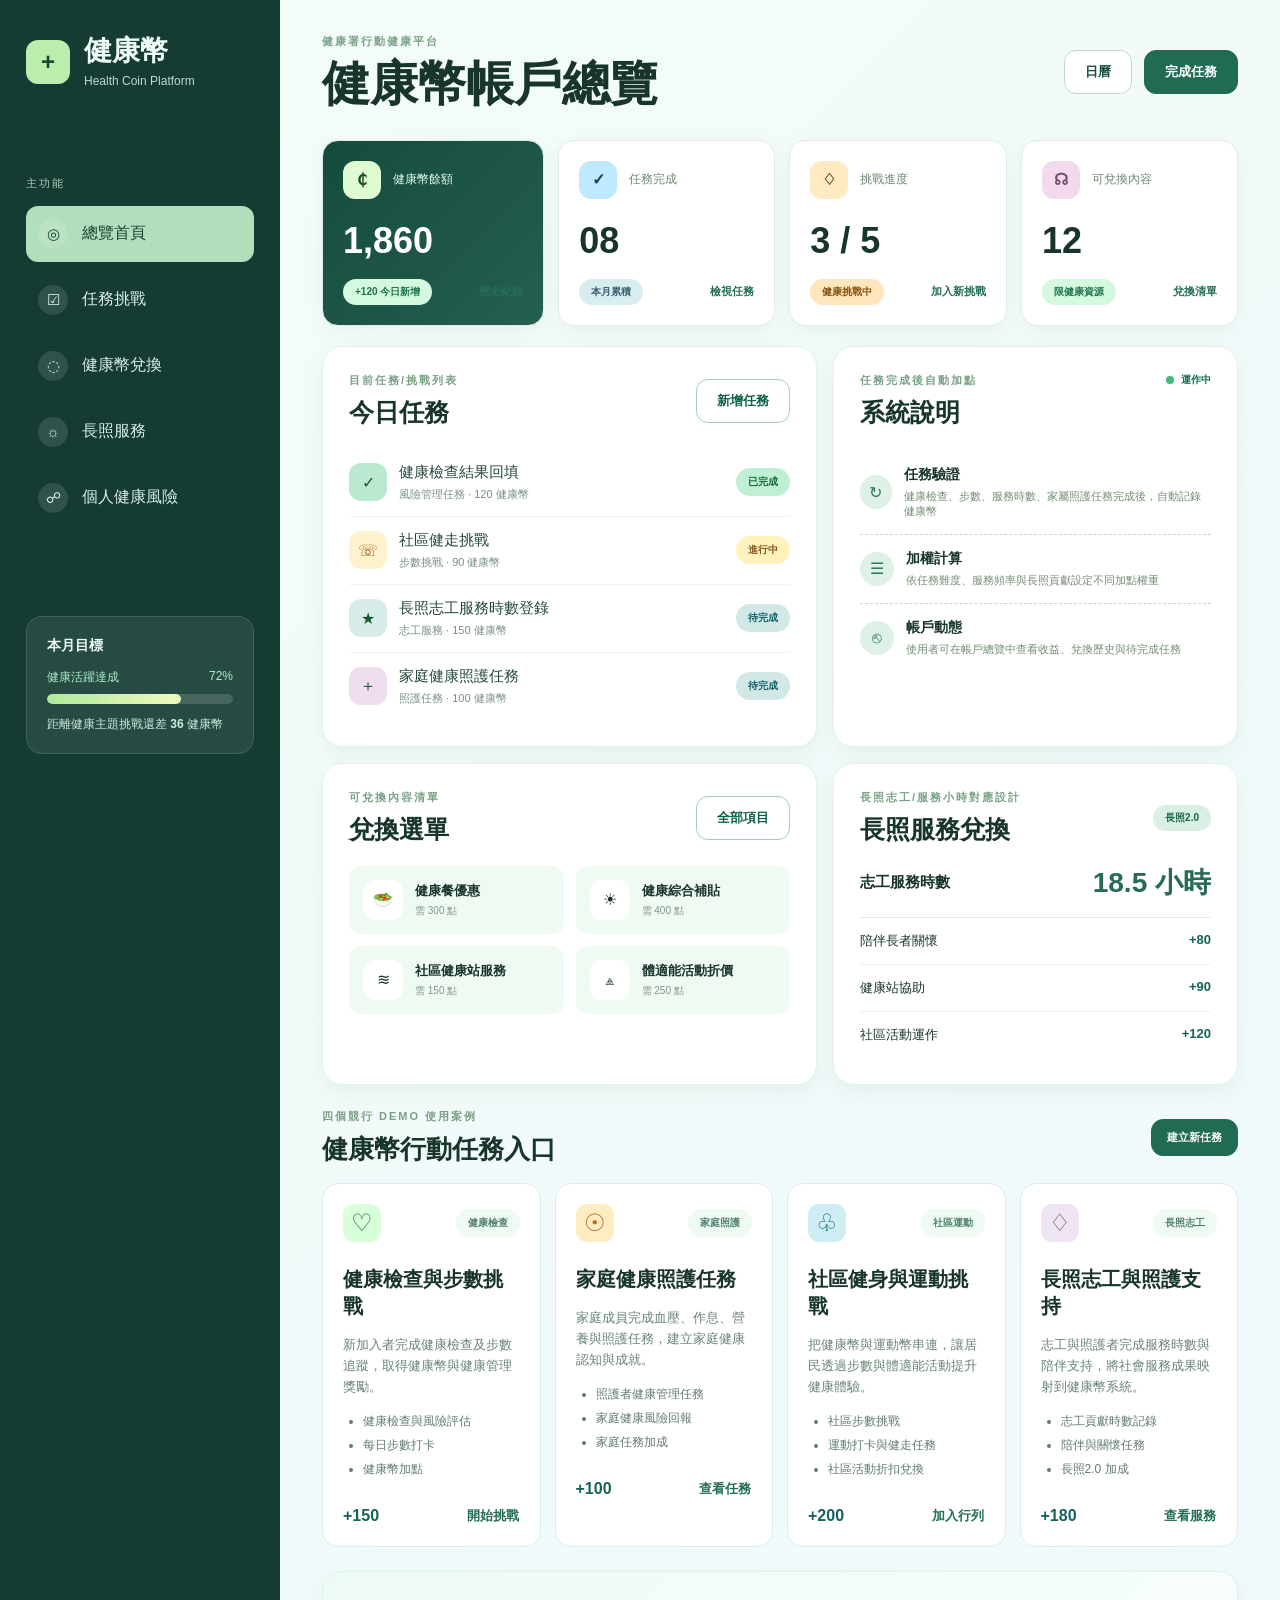
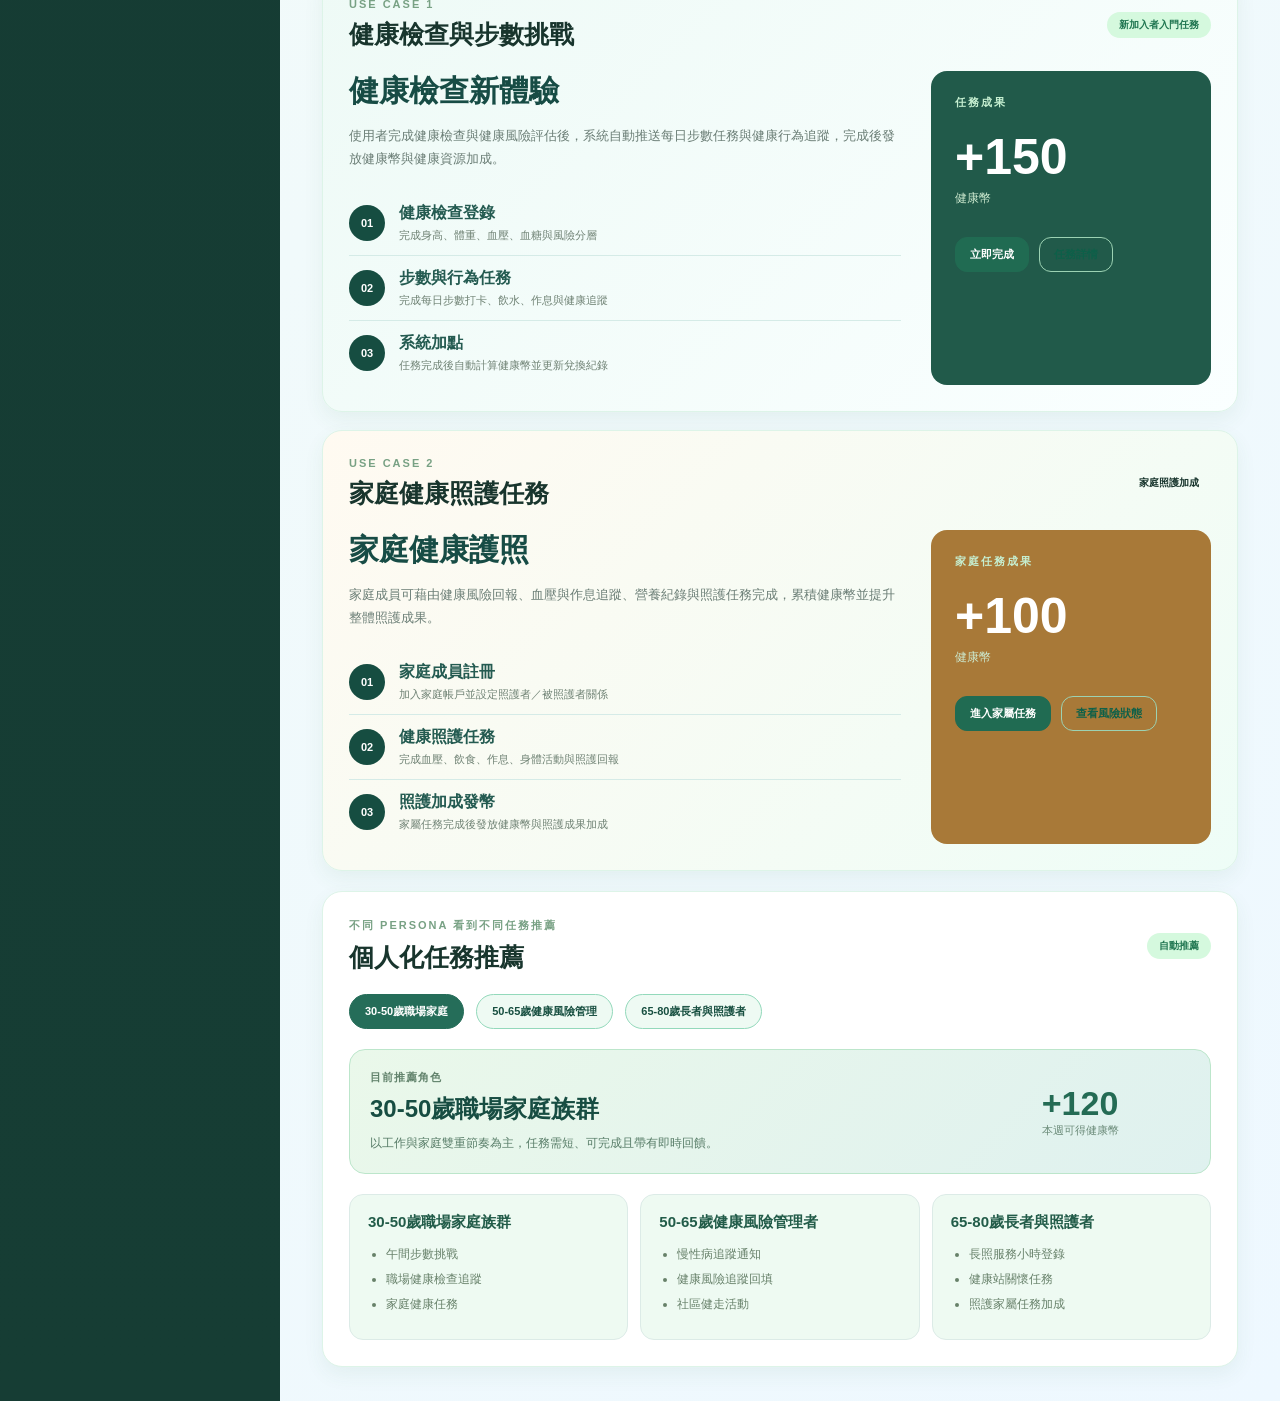
<file: served-index.html>
<!DOCTYPE html>
<html lang="zh-Hant">
<head>
  <meta charset="UTF-8" />
  <meta name="viewport" content="width=device-width, initial-scale=1.0" />
  <title>健康幣 - 健康促進平台</title>
  <link rel="stylesheet" href="styles.css" />
</head>
<body>
  <div class="app-shell">
    <aside class="sidebar">
      <div class="brand">
        <div class="brand-icon">+</div>
        <div>
          <div class="brand-title">健康幣</div>
          <div class="brand-subtitle">Health Coin Platform</div>
        </div>
      </div>

      <nav class="navigation">
        <div class="nav-label">主功能</div>
        <a href="#" class="nav-link active">
          <span class="nav-icon">◎</span>
          <span>總覽首頁</span>
        </a>
        <a href="#" class="nav-link">
          <span class="nav-icon">☑</span>
          <span>任務挑戰</span>
        </a>
        <a href="#" class="nav-link">
          <span class="nav-icon">◌</span>
          <span>健康幣兌換</span>
        </a>
        <a href="#" class="nav-link">
          <span class="nav-icon">☼</span>
          <span>長照服務</span>
        </a>
        <a href="#" class="nav-link">
          <span class="nav-icon">☍</span>
          <span>個人健康風險</span>
        </a>
      </nav>

      <div class="mini-panel">
        <div class="mini-title">本月目標</div>
        <div class="progress-wrap">
          <div class="progress-head">
            <span>健康活躍達成</span>
            <span>72%</span>
          </div>
          <div class="progress-bar">
            <div class="progress-fill" style="width:72%"></div>
          </div>
        </div>
        <div class="mini-description">
          距離健康主題挑戰還差 <b>36</b> 健康幣
        </div>
      </div>
    </aside>

    <main class="main-content">
      <header class="topbar">
        <div>
          <div class="page-kicker">健康署行動健康平台</div>
          <h1>健康幣帳戶總覽</h1>
        </div>
        <div class="topbar-actions">
          <button class="btn btn-light">日曆</button>
          <button class="btn btn-primary">完成任務</button>
        </div>
      </header>

      <section class="system-summary">
        <article class="summary-card highlight">
          <div class="card-header">
            <span class="icon-badge icon-green">₵</span>
            <span class="small-label">健康幣餘額</span>
          </div>
          <div class="value">1,860</div>
          <div class="meta-row">
            <span class="tag success">+120 今日新增</span>
            <span class="link-text">歷史紀錄</span>
          </div>
        </article>

        <article class="summary-card">
          <div class="card-header">
            <span class="icon-badge icon-blue">✓</span>
            <span class="small-label">任務完成</span>
          </div>
          <div class="value">08</div>
          <div class="meta-row">
            <span class="tag neutral">本月累積</span>
            <span class="link-text">檢視任務</span>
          </div>
        </article>

        <article class="summary-card">
          <div class="card-header">
            <span class="icon-badge icon-orange">♢</span>
            <span class="small-label">挑戰進度</span>
          </div>
          <div class="value">3 / 5</div>
          <div class="meta-row">
            <span class="tag warning">健康挑戰中</span>
            <span class="link-text">加入新挑戰</span>
          </div>
        </article>

        <article class="summary-card">
          <div class="card-header">
            <span class="icon-badge icon-magenta">☊</span>
            <span class="small-label">可兌換內容</span>
          </div>
          <div class="value">12</div>
          <div class="meta-row">
            <span class="tag success">限健康資源</span>
            <span class="link-text">兌換清單</span>
          </div>
        </article>
      </section>

      <section class="grid-two">
        <article class="panel tasks-panel">
          <div class="panel-header">
            <div>
              <div class="section-kicker">目前任務/挑戰列表</div>
              <h2>今日任務</h2>
            </div>
            <button class="btn btn-outline">新增任務</button>
          </div>
          <div class="task-list">
            <div class="task-row status-close">
              <div class="row-left">
                <span class="task-icon check">✓</span>
                <div>
                  <div class="task-title">健康檢查結果回填</div>
                  <div class="task-meta">風險管理任務 · 120 健康幣</div>
                </div>
              </div>
              <span class="task-status done">已完成</span>
            </div>

            <div class="task-row status-progress">
              <div class="row-left">
                <span class="task-icon progress">☏</span>
                <div>
                  <div class="task-title">社區健走挑戰</div>
                  <div class="task-meta">步數挑戰 · 90 健康幣</div>
                </div>
              </div>
              <span class="task-status progress-status">進行中</span>
            </div>

            <div class="task-row">
              <div class="row-left">
                <span class="task-icon medal">★</span>
                <div>
                  <div class="task-title">長照志工服務時數登錄</div>
                  <div class="task-meta">志工服務 · 150 健康幣</div>
                </div>
              </div>
              <span class="task-status pending">待完成</span>
            </div>

            <div class="task-row">
              <div class="row-left">
                <span class="task-icon health">＋</span>
                <div>
                  <div class="task-title">家庭健康照護任務</div>
                  <div class="task-meta">照護任務 · 100 健康幣</div>
                </div>
              </div>
              <span class="task-status pending">待完成</span>
            </div>
          </div>
        </article>

        <article class="panel system-panel">
          <div class="panel-header compact">
            <div>
              <div class="section-kicker">任務完成後自動加點</div>
              <h2>系統說明</h2>
            </div>
            <span class="live-indicator">運作中</span>
          </div>
          <div class="info-list">
            <div class="info-row">
              <span class="info-icon">↻</span>
              <div>
                <div class="info-title">任務驗證</div>
                <div class="info-copy">健康檢查、步數、服務時數、家屬照護任務完成後，自動記錄健康幣</div>
              </div>
            </div>
            <div class="info-row">
              <span class="info-icon">☰</span>
              <div>
                <div class="info-title">加權計算</div>
                <div class="info-copy">依任務難度、服務頻率與長照貢獻設定不同加點權重</div>
              </div>
            </div>
            <div class="info-row">
              <span class="info-icon">⎋</span>
              <div>
                <div class="info-title">帳戶動態</div>
                <div class="info-copy">使用者可在帳戶總覽中查看收益、兌換歷史與待完成任務</div>
              </div>
            </div>
          </div>
        </article>
      </section>

      <section class="grid-two lower-row">
        <article class="panel">
          <div class="panel-header">
            <div>
              <div class="section-kicker">可兌換內容清單</div>
              <h2>兌換選單</h2>
            </div>
            <button class="btn btn-outline">全部項目</button>
          </div>
          <div class="redeem-grid">
            <div class="redeem-item">
              <span class="redeem-icon">🥗</span>
              <div>
                <div class="redeem-title">健康餐優惠</div>
                <div class="redeem-extra">需 300 點</div>
              </div>
            </div>
            <div class="redeem-item">
              <span class="redeem-icon">☀</span>
              <div>
                <div class="redeem-title">健康綜合補貼</div>
                <div class="redeem-extra">需 400 點</div>
              </div>
            </div>
            <div class="redeem-item">
              <span class="redeem-icon">≋</span>
              <div>
                <div class="redeem-title">社區健康站服務</div>
                <div class="redeem-extra">需 150 點</div>
              </div>
            </div>
            <div class="redeem-item">
              <span class="redeem-icon">⟁</span>
              <div>
                <div class="redeem-title">體適能活動折價</div>
                <div class="redeem-extra">需 250 點</div>
              </div>
            </div>
          </div>
        </article>

        <article class="panel">
          <div class="panel-header">
            <div>
              <div class="section-kicker">長照志工/服務小時對應設計</div>
              <h2>長照服務兌換</h2>
            </div>
            <span class="badge soft">長照2.0</span>
          </div>
          <div class="longcare">
            <div class="longcare-header">
              <span class="service-label">志工服務時數</span>
              <span class="service-hours">18.5 小時</span>
            </div>
            <div class="longcare-list">
              <div class="longcare-row">
                <span>陪伴長者關懷</span>
                <span class="coins">+80</span>
              </div>
              <div class="longcare-row">
                <span>健康站協助</span>
                <span class="coins">+90</span>
              </div>
              <div class="longcare-row">
                <span>社區活動運作</span>
                <span class="coins">+120</span>
              </div>
            </div>
          </div>
        </article>
      </section>

      <section class="case-section">
        <div class="section-title-row">
          <div>
            <div class="section-kicker">四個競行 demo 使用案例</div>
            <h2>健康幣行動任務入口</h2>
          </div>
          <button class="btn btn-primary small">建立新任務</button>
        </div>

        <section class="case-grid">
          <article class="case-card">
            <div class="case-top">
              <span class="case-icon color-green">♡</span>
              <span class="case-badge">健康檢查</span>
            </div>
            <h3>健康檢查與步數挑戰</h3>
            <p>新加入者完成健康檢查及步數追蹤，取得健康幣與健康管理獎勵。</p>
            <ul class="case-list">
              <li>健康檢查與風險評估</li>
              <li>每日步數打卡</li>
              <li>健康幣加點</li>
            </ul>
            <div class="case-footer">
              <span class="coins">+150</span>
              <button class="btn btn-link">開始挑戰</button>
            </div>
          </article>

          <article class="case-card">
            <div class="case-top">
              <span class="case-icon color-orange">☉</span>
              <span class="case-badge">家庭照護</span>
            </div>
            <h3>家庭健康照護任務</h3>
            <p>家庭成員完成血壓、作息、營養與照護任務，建立家庭健康認知與成就。</p>
            <ul class="case-list">
              <li>照護者健康管理任務</li>
              <li>家庭健康風險回報</li>
              <li>家庭任務加成</li>
            </ul>
            <div class="case-footer">
              <span class="coins">+100</span>
              <button class="btn btn-link">查看任務</button>
            </div>
          </article>

          <article class="case-card">
            <div class="case-top">
              <span class="case-icon color-blue">♧</span>
              <span class="case-badge">社區運動</span>
            </div>
            <h3>社區健身與運動挑戰</h3>
            <p>把健康幣與運動幣串連，讓居民透過步數與體適能活動提升健康體驗。</p>
            <ul class="case-list">
              <li>社區步數挑戰</li>
              <li>運動打卡與健走任務</li>
              <li>社區活動折扣兌換</li>
            </ul>
            <div class="case-footer">
              <span class="coins">+200</span>
              <button class="btn btn-link">加入行列</button>
            </div>
          </article>

          <article class="case-card">
            <div class="case-top">
              <span class="case-icon color-purple">♢</span>
              <span class="case-badge">長照志工</span>
            </div>
            <h3>長照志工與照護支持</h3>
            <p>志工與照護者完成服務時數與陪伴支持，將社會服務成果映射到健康幣系統。</p>
            <ul class="case-list">
              <li>志工貢獻時數記錄</li>
              <li>陪伴與關懷任務</li>
              <li>長照2.0 加成</li>
            </ul>
            <div class="case-footer">
              <span class="coins">+180</span>
              <button class="btn btn-link">查看服務</button>
            </div>
          </article>
        </section>
      </section>

      <section class="case-detail-section">
        <div class="panel case-detail-panel">
          <div class="panel-header">
            <div>
              <div class="section-kicker">Use Case 1</div>
              <h2>健康檢查與步數挑戰</h2>
            </div>
            <span class="badge success">新加入者入門任務</span>
          </div>
          <div class="case-detail-layout">
            <div class="detail-content">
              <div class="detail-title">健康檢查新體驗</div>
              <p class="detail-summary">使用者完成健康檢查與健康風險評估後，系統自動推送每日步數任務與健康行為追蹤，完成後發放健康幣與健康資源加成。</p>
              <div class="detail-flow">
                <div class="flow-step">
                  <span class="flow-number">01</span>
                  <div>
                    <div class="flow-title">健康檢查登錄</div>
                    <div class="flow-copy">完成身高、體重、血壓、血糖與風險分層</div>
                  </div>
                </div>
                <div class="flow-step">
                  <span class="flow-number">02</span>
                  <div>
                    <div class="flow-title">步數與行為任務</div>
                    <div class="flow-copy">完成每日步數打卡、飲水、作息與健康追蹤</div>
                  </div>
                </div>
                <div class="flow-step">
                  <span class="flow-number">03</span>
                  <div>
                    <div class="flow-title">系統加點</div>
                    <div class="flow-copy">任務完成後自動計算健康幣並更新兌換紀錄</div>
                  </div>
                </div>
              </div>
            </div>
            <aside class="detail-aside">
              <div class="aside-kicker">任務成果</div>
              <div class="aside-balance">+150</div>
              <div class="aside-label">健康幣</div>
              <div class="mini-button-row">
                <button class="btn btn-primary small">立即完成</button>
                <button class="btn btn-outline small">任務詳情</button>
              </div>
            </aside>
          </div>
        </div>
      </section>

      <section class="case-detail-section case-detail-section-alt">
        <div class="panel case-detail-panel case-detail-panel-alt">
          <div class="panel-header">
            <div>
              <div class="section-kicker">Use Case 2</div>
              <h2>家庭健康照護任務</h2>
            </div>
            <span class="badge warning">家庭照護加成</span>
          </div>
          <div class="case-detail-layout">
            <div class="detail-content">
              <div class="detail-title">家庭健康護照</div>
              <p class="detail-summary">家庭成員可藉由健康風險回報、血壓與作息追蹤、營養紀錄與照護任務完成，累積健康幣並提升整體照護成果。</p>
              <div class="detail-flow">
                <div class="flow-step">
                  <span class="flow-number">01</span>
                  <div>
                    <div class="flow-title">家庭成員註冊</div>
                    <div class="flow-copy">加入家庭帳戶並設定照護者／被照護者關係</div>
                  </div>
                </div>
                <div class="flow-step">
                  <span class="flow-number">02</span>
                  <div>
                    <div class="flow-title">健康照護任務</div>
                    <div class="flow-copy">完成血壓、飲食、作息、身體活動與照護回報</div>
                  </div>
                </div>
                <div class="flow-step">
                  <span class="flow-number">03</span>
                  <div>
                    <div class="flow-title">照護加成發幣</div>
                    <div class="flow-copy">家屬任務完成後發放健康幣與照護成果加成</div>
                  </div>
                </div>
              </div>
            </div>
            <aside class="detail-aside detail-aside-alt">
              <div class="aside-kicker">家庭任務成果</div>
              <div class="aside-balance">+100</div>
              <div class="aside-label">健康幣</div>
              <div class="mini-button-row">
                <button class="btn btn-primary small">進入家屬任務</button>
                <button class="btn btn-outline small">查看風險狀態</button>
              </div>
            </aside>
          </div>
        </div>
      </section>

      <section class="persona-section">
        <div class="panel persona-panel">
          <div class="panel-header">
            <div>
              <div class="section-kicker">不同 persona 看到不同任務推薦</div>
              <h2>個人化任務推薦</h2>
            </div>
            <span class="badge success">自動推薦</span>
          </div>

          <div class="persona-selector">
            <button class="persona-button active" data-persona="work">30-50歲職場家庭</button>
            <button class="persona-button" data-persona="risk">50-65歲健康風險管理</button>
            <button class="persona-button" data-persona="elder">65-80歲長者與照護者</button>
          </div>

          <div class="persona-feature">
            <div class="feature-copy">
              <div class="feature-label">目前推薦角色</div>
              <div class="feature-title" id="personaTitle">30-50歲職場家庭族群</div>
              <div class="feature-summary" id="personaSummary">以工作與家庭雙重節奏為主，任務需短、可完成且帶有即時回饋。</div>
            </div>
            <div class="feature-score">
              <div class="feature-score-number" id="personaCoin">+120</div>
              <div class="feature-score-label">本週可得健康幣</div>
            </div>
          </div>

          <div class="persona-grid">
            <div class="persona-card">
              <div class="persona-title">30-50歲職場家庭族群</div>
              <ul id="personaListWork">
                <li>午間步數挑戰</li>
                <li>職場健康檢查追蹤</li>
                <li>家庭健康任務</li>
              </ul>
            </div>
            <div class="persona-card">
              <div class="persona-title">50-65歲健康風險管理者</div>
              <ul id="personaListRisk">
                <li>慢性病追蹤通知</li>
                <li>健康風險追蹤回填</li>
                <li>社區健走活動</li>
              </ul>
            </div>
            <div class="persona-card">
              <div class="persona-title">65-80歲長者與照護者</div>
              <ul id="personaListElder">
                <li>長照服務小時登錄</li>
                <li>健康站關懷任務</li>
                <li>照護家屬任務加成</li>
              </ul>
            </div>
          </div>
        </div>
      </section>
    </main>
  </div>

  <script src="app.js"></script>
</body>
</html>
</file>
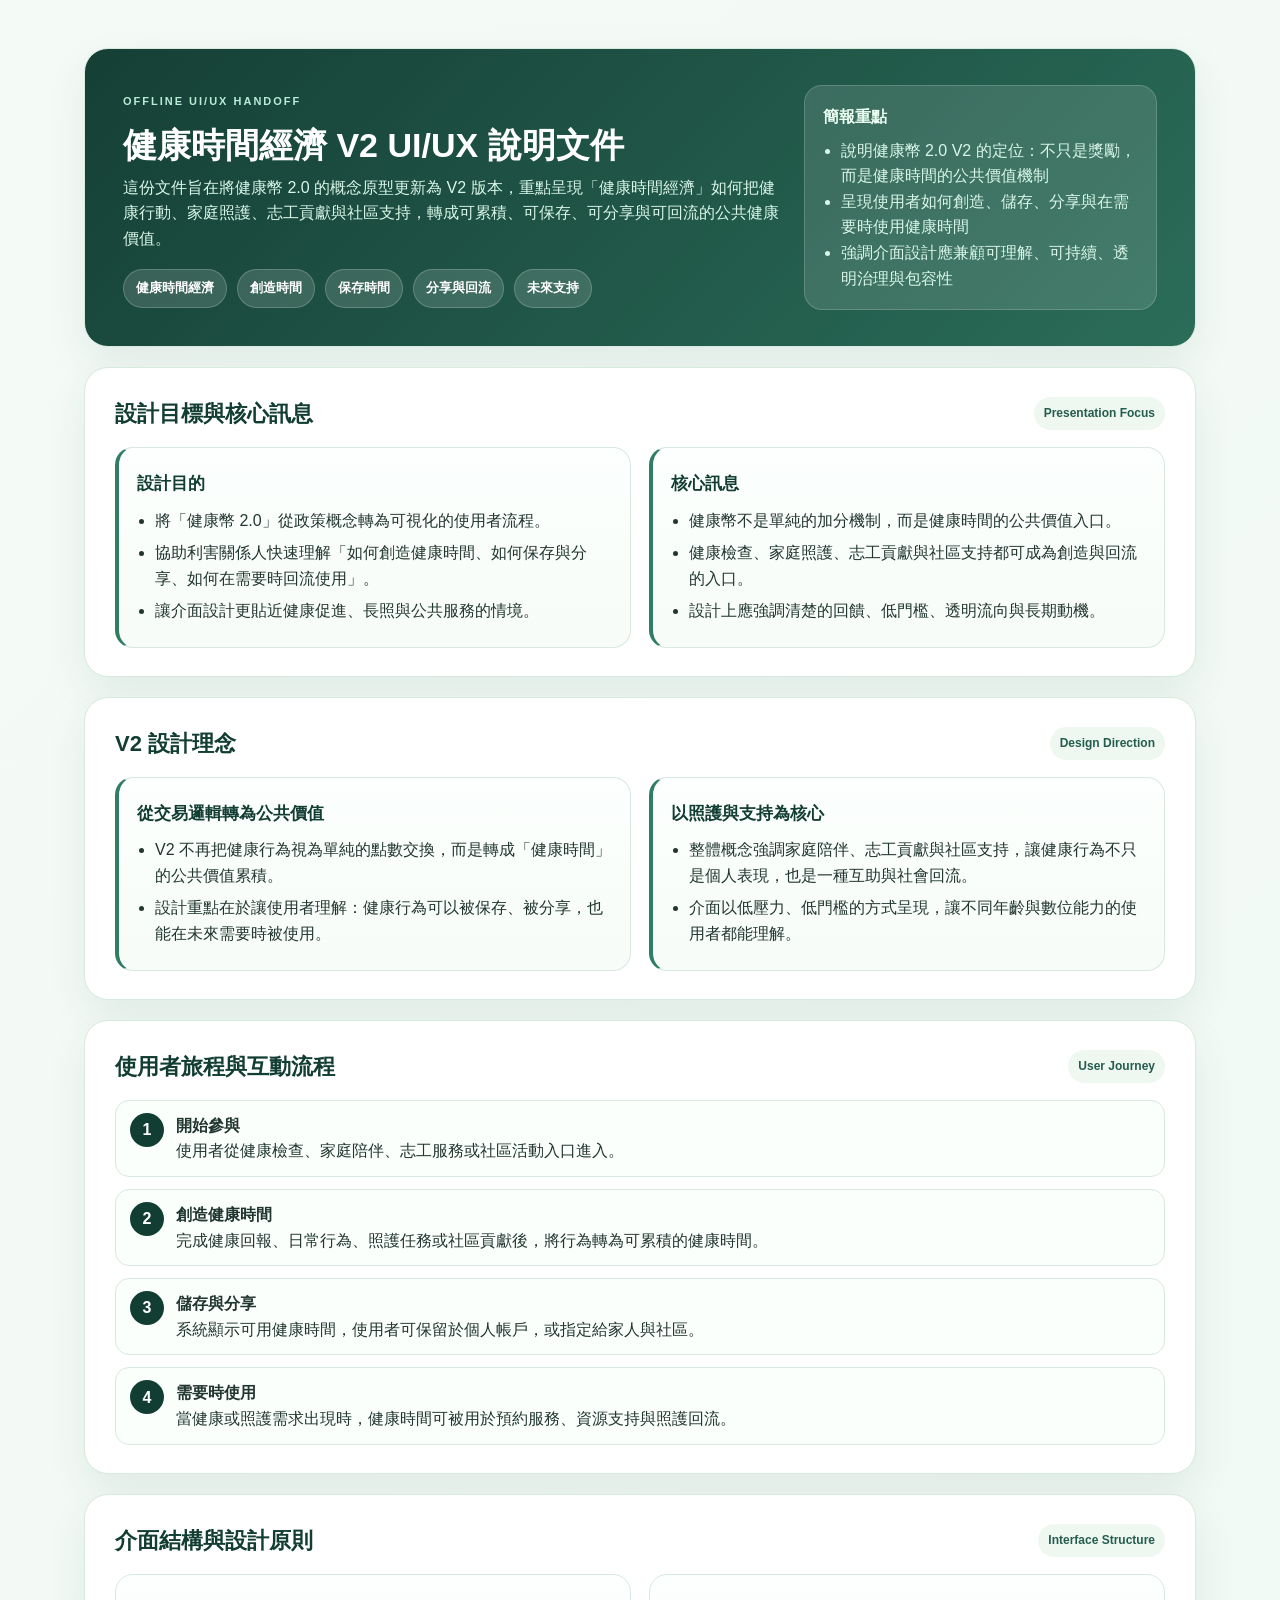
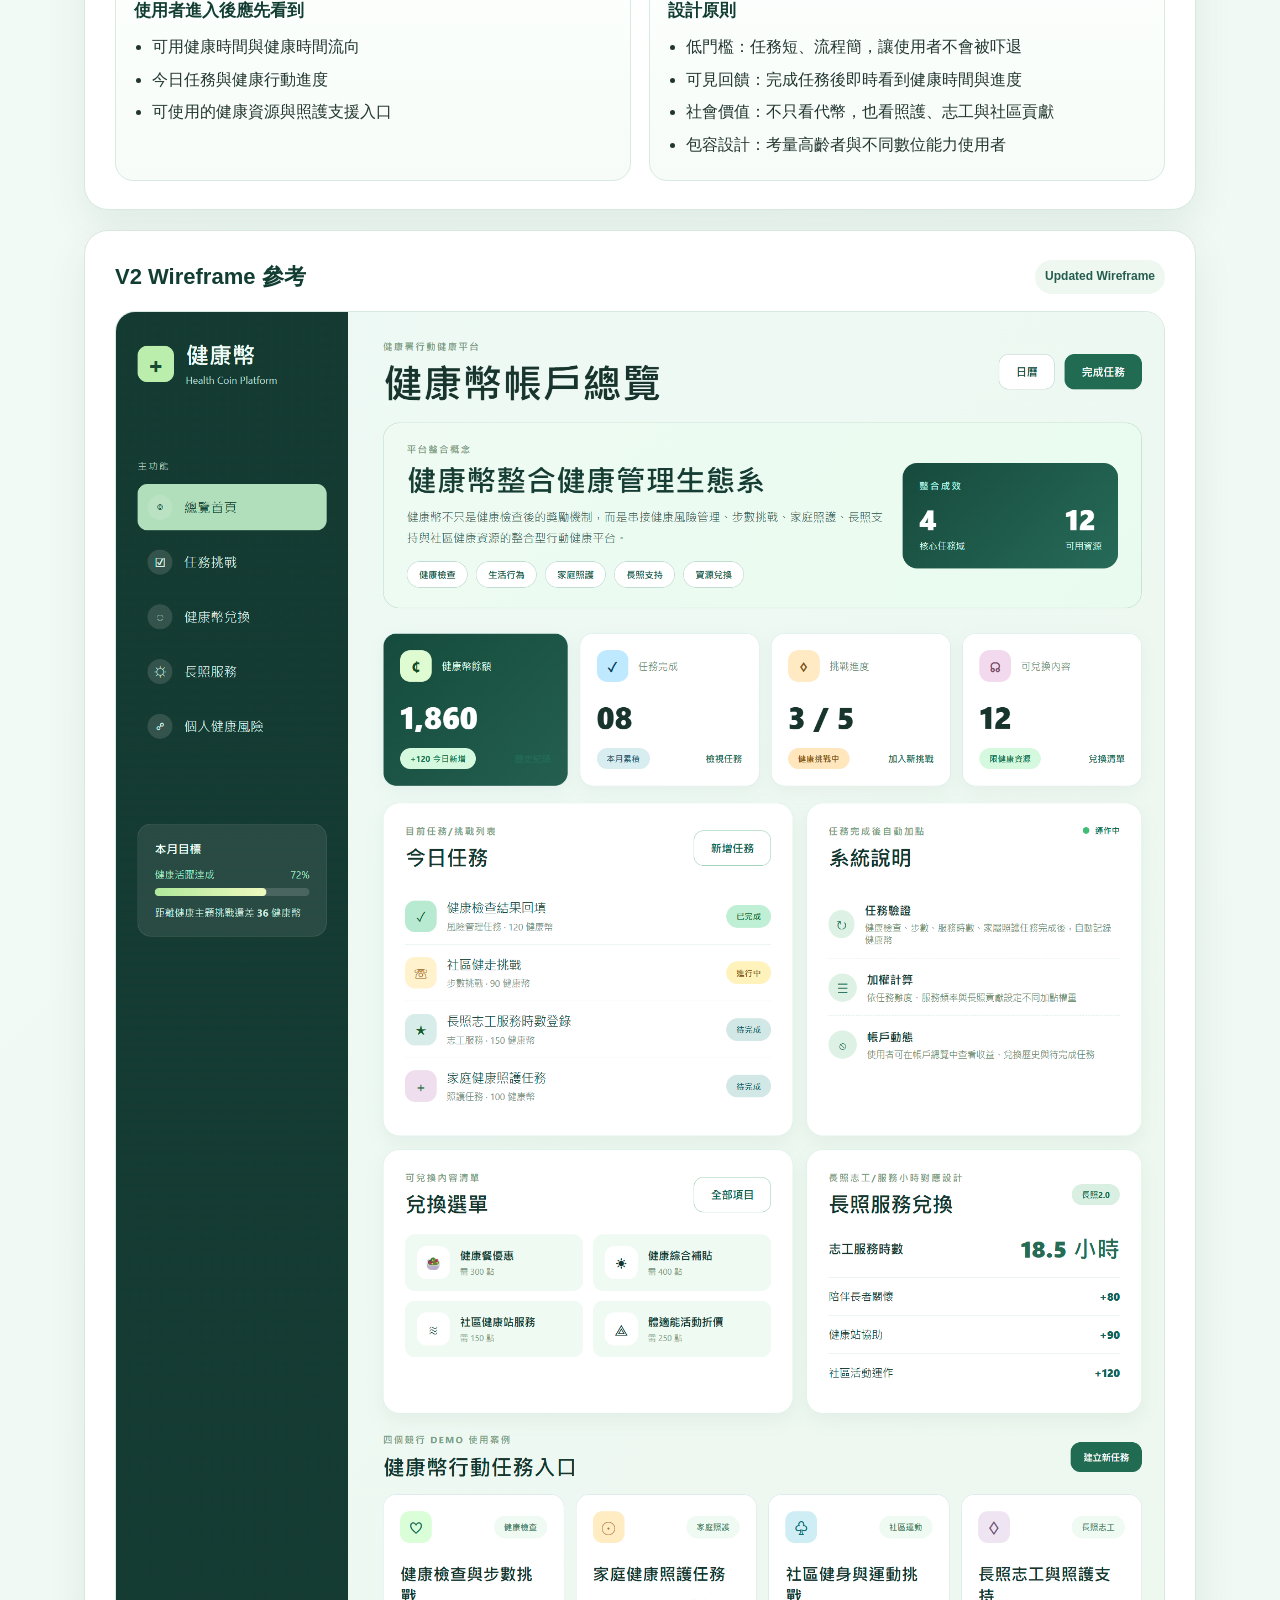
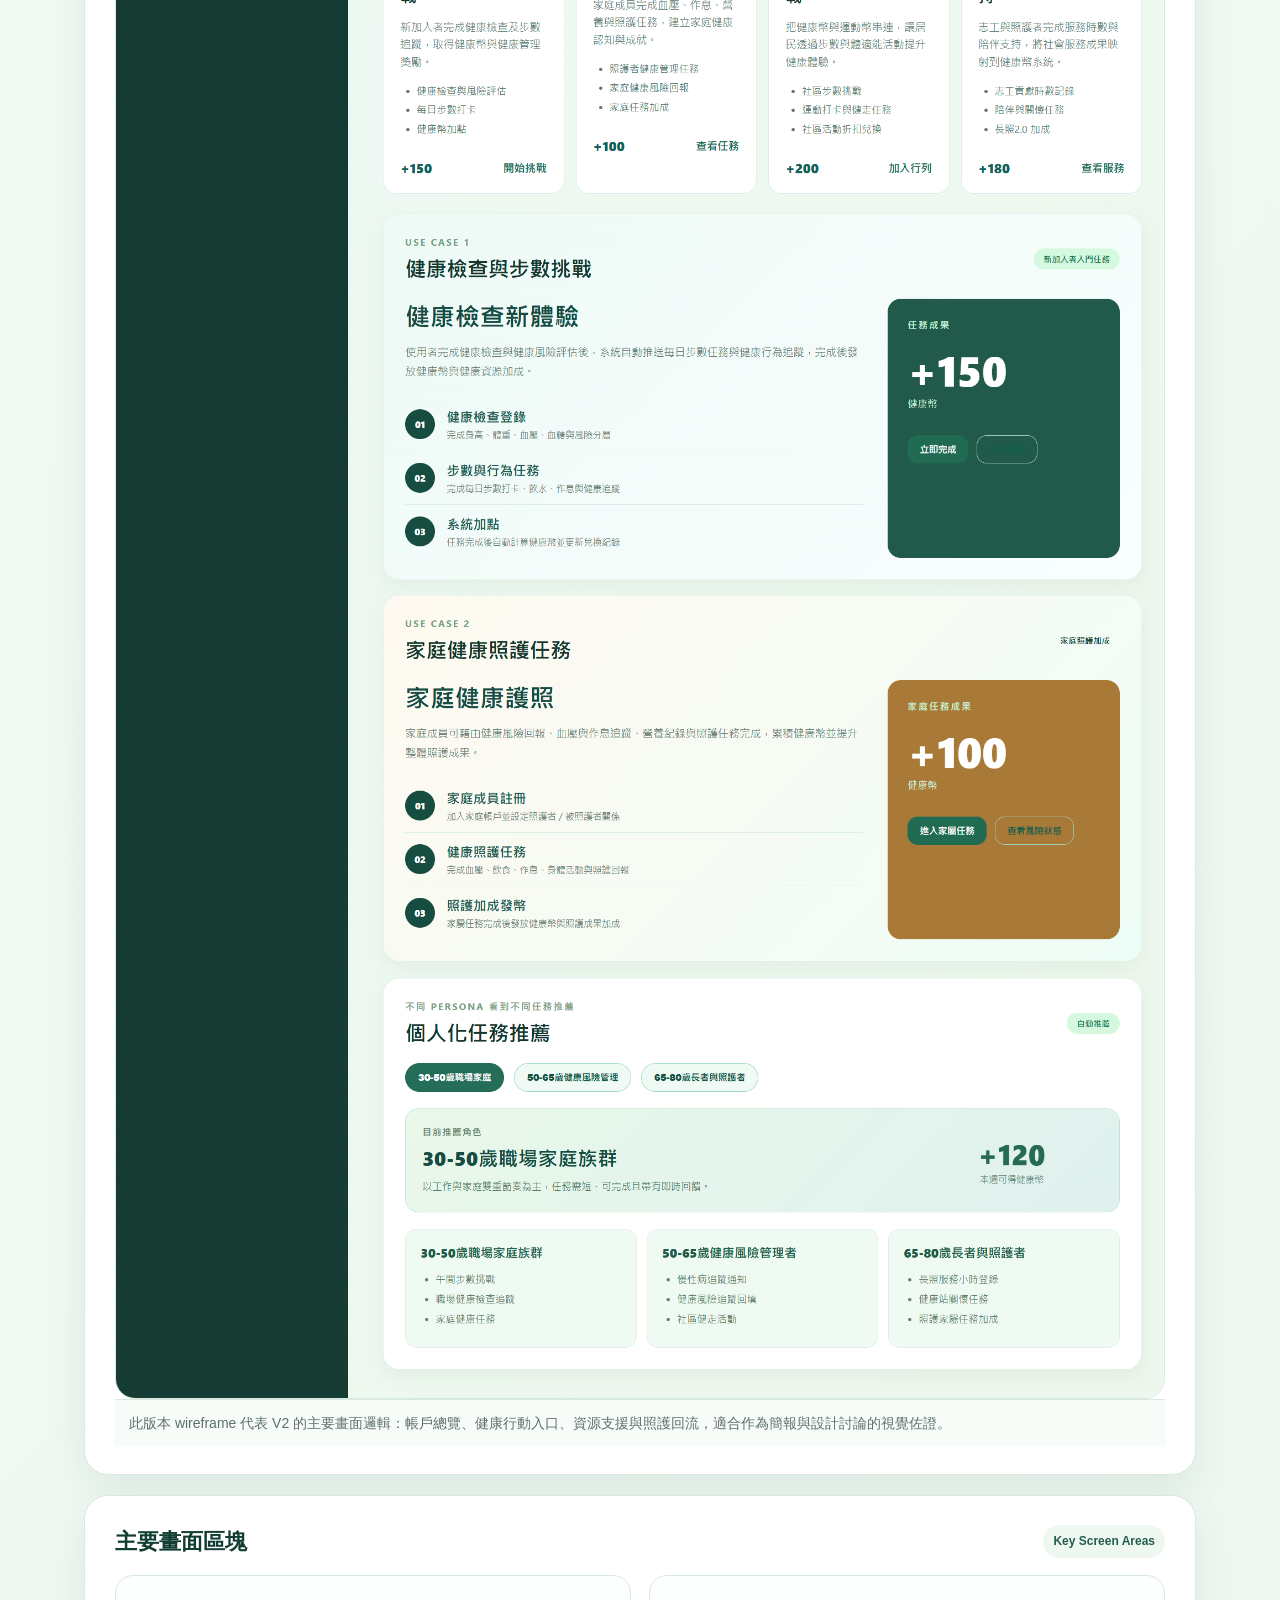
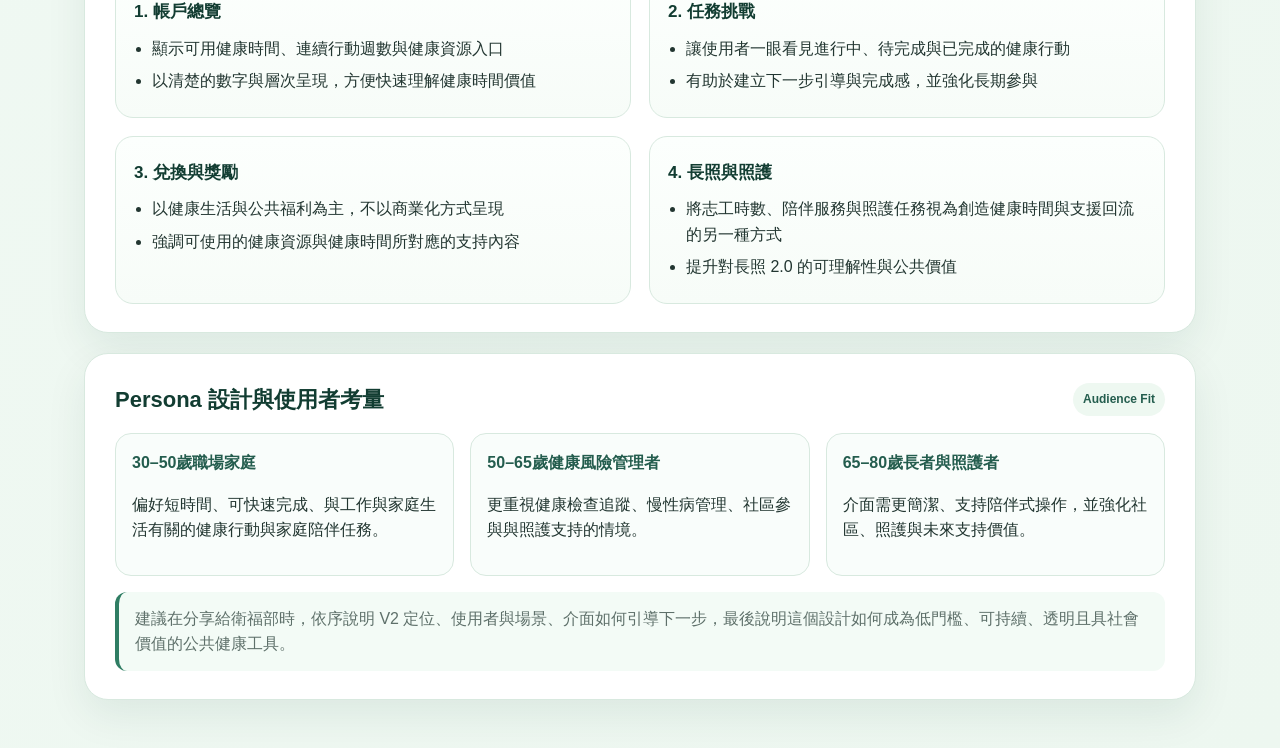
<file: ui_ux_handoff.html>
<!DOCTYPE html>
<html lang="zh-Hant">
<head>
  <meta charset="UTF-8" />
  <meta name="viewport" content="width=device-width, initial-scale=1.0" />
  <title>健康時間經濟 V2 UI/UX 說明文件</title>
  <style>
    :root {
      --green-900: #123d32;
      --green-700: #245d4e;
      --green-500: #2f7d63;
      --green-300: #9ed7bc;
      --green-100: #eef8f1;
      --text: #223631;
      --muted: #5e706a;
      --line: #d8e9df;
      --shadow: 0 16px 40px rgba(18, 61, 50, 0.08);
    }

    * { box-sizing: border-box; }
    body {
      margin: 0;
      font-family: "Segoe UI", "Microsoft JhengHei", Arial, sans-serif;
      color: var(--text);
      background: linear-gradient(135deg, #f4fbf7 0%, #edf7f0 100%);
      line-height: 1.6;
    }

    .page {
      max-width: 1160px;
      margin: 0 auto;
      padding: 28px 24px 48px;
    }

    .slide {
      background: white;
      border: 1px solid var(--line);
      border-radius: 24px;
      box-shadow: var(--shadow);
      padding: 28px 30px;
      margin-top: 20px;
    }

    .hero {
      background: linear-gradient(135deg, #153f35 0%, #2b6d59 100%);
      color: white;
      padding: 36px 38px;
      display: grid;
      grid-template-columns: 1.3fr 0.7fr;
      gap: 24px;
      align-items: center;
    }

    .hero h1 {
      margin: 6px 0 10px;
      font-size: 34px;
      line-height: 1.18;
    }

    .hero p {
      margin: 0;
      color: #d9f7e9;
      font-size: 16px;
      max-width: 760px;
    }

    .eyebrow {
      display: inline-block;
      font-size: 11px;
      font-weight: 800;
      letter-spacing: 2px;
      text-transform: uppercase;
      color: #b9ecd8;
      margin-bottom: 8px;
    }

    .hero-tags {
      display: flex;
      flex-wrap: wrap;
      gap: 10px;
      margin-top: 18px;
    }

    .tag {
      display: inline-block;
      padding: 8px 12px;
      border-radius: 999px;
      background: rgba(255,255,255,0.14);
      border: 1px solid rgba(255,255,255,0.2);
      font-size: 13px;
      font-weight: 700;
    }

    .hero-card {
      background: rgba(255,255,255,0.12);
      border: 1px solid rgba(255,255,255,0.18);
      border-radius: 18px;
      padding: 18px;
    }

    .hero-card h3 {
      margin: 0 0 8px;
      font-size: 16px;
      color: #ebfff3;
    }

    .hero-card ul {
      margin: 0;
      padding-left: 18px;
      color: #d9f7e9;
    }

    .section-title {
      display: flex;
      align-items: center;
      justify-content: space-between;
      gap: 12px;
      margin-bottom: 16px;
    }

    .section-title h2 {
      margin: 0;
      font-size: 22px;
      color: var(--green-900);
    }

    .section-title .pill {
      display: inline-flex;
      align-items: center;
      padding: 7px 10px;
      border-radius: 999px;
      background: var(--green-100);
      color: var(--green-700);
      font-size: 12px;
      font-weight: 800;
    }

    .grid-2 {
      display: grid;
      gap: 18px;
      grid-template-columns: repeat(2, minmax(0, 1fr));
    }

    .grid-3 {
      display: grid;
      gap: 16px;
      grid-template-columns: repeat(3, minmax(0, 1fr));
    }

    .card {
      border-radius: 18px;
      border: 1px solid var(--line);
      background: linear-gradient(180deg, #fcfffd 0%, #f7fcf8 100%);
      padding: 18px 18px 16px;
    }

    .card h3 {
      margin: 4px 0 10px;
      font-size: 17px;
      color: var(--green-900);
    }

    .card ul { padding-left: 18px; margin: 0; }
    .card li { margin-bottom: 7px; }

    .accent {
      border-left: 4px solid var(--green-500);
    }

    .timeline {
      display: grid;
      gap: 12px;
      margin-top: 6px;
    }

    .timeline-step {
      display: flex;
      gap: 12px;
      align-items: flex-start;
      padding: 12px 14px;
      border-radius: 14px;
      background: #fbfffc;
      border: 1px solid var(--line);
    }

    .step-no {
      width: 34px;
      height: 34px;
      border-radius: 50%;
      display: inline-flex;
      align-items: center;
      justify-content: center;
      background: var(--green-900);
      color: white;
      font-weight: 800;
      flex-shrink: 0;
    }

    .screenshot-wrap {
      margin-top: 10px;
      border-radius: 20px;
      overflow: hidden;
      border: 1px solid var(--line);
      background: #f7fcf8;
    }

    .screenshot-wrap img {
      display: block;
      width: 100%;
      height: auto;
    }

    .caption {
      padding: 12px 14px;
      color: var(--muted);
      font-size: 14px;
      background: #f7fcf8;
      border-top: 1px solid var(--line);
    }

    .persona-card {
      border-radius: 16px;
      padding: 16px;
      background: #f9fdfb;
      border: 1px solid var(--line);
    }

    .persona-card strong { color: var(--green-700); }

    .note {
      margin-top: 16px;
      padding: 14px 16px;
      border-left: 4px solid var(--green-500);
      background: #f3fbf6;
      border-radius: 12px;
      color: var(--muted);
    }

    @media print {
      body { background: white; }
      .page { max-width: none; padding: 0; }
      .slide { box-shadow: none; }
    }
  </style>
</head>
<body>
  <div class="page">
    <section class="slide hero">
      <div>
        <div class="eyebrow">Offline UI/UX Handoff</div>
        <h1>健康時間經濟 V2 UI/UX 說明文件</h1>
        <p>這份文件旨在將健康幣 2.0 的概念原型更新為 V2 版本，重點呈現「健康時間經濟」如何把健康行動、家庭照護、志工貢獻與社區支持，轉成可累積、可保存、可分享與可回流的公共健康價值。</p>
        <div class="hero-tags">
          <span class="tag">健康時間經濟</span>
          <span class="tag">創造時間</span>
          <span class="tag">保存時間</span>
          <span class="tag">分享與回流</span>
          <span class="tag">未來支持</span>
        </div>
      </div>
      <div class="hero-card">
        <h3>簡報重點</h3>
        <ul>
          <li>說明健康幣 2.0 V2 的定位：不只是獎勵，而是健康時間的公共價值機制</li>
          <li>呈現使用者如何創造、儲存、分享與在需要時使用健康時間</li>
          <li>強調介面設計應兼顧可理解、可持續、透明治理與包容性</li>
        </ul>
      </div>
    </section>

    <section class="slide">
      <div class="section-title">
        <h2>設計目標與核心訊息</h2>
        <span class="pill">Presentation Focus</span>
      </div>
      <div class="grid-2">
        <div class="card accent">
          <h3>設計目的</h3>
          <ul>
            <li>將「健康幣 2.0」從政策概念轉為可視化的使用者流程。</li>
            <li>協助利害關係人快速理解「如何創造健康時間、如何保存與分享、如何在需要時回流使用」。</li>
            <li>讓介面設計更貼近健康促進、長照與公共服務的情境。</li>
          </ul>
        </div>
        <div class="card accent">
          <h3>核心訊息</h3>
          <ul>
            <li>健康幣不是單純的加分機制，而是健康時間的公共價值入口。</li>
            <li>健康檢查、家庭照護、志工貢獻與社區支持都可成為創造與回流的入口。</li>
            <li>設計上應強調清楚的回饋、低門檻、透明流向與長期動機。</li>
          </ul>
        </div>
      </div>
    </section>

    <section class="slide">
      <div class="section-title">
        <h2>V2 設計理念</h2>
        <span class="pill">Design Direction</span>
      </div>
      <div class="grid-2">
        <div class="card accent">
          <h3>從交易邏輯轉為公共價值</h3>
          <ul>
            <li>V2 不再把健康行為視為單純的點數交換，而是轉成「健康時間」的公共價值累積。</li>
            <li>設計重點在於讓使用者理解：健康行為可以被保存、被分享，也能在未來需要時被使用。</li>
          </ul>
        </div>
        <div class="card accent">
          <h3>以照護與支持為核心</h3>
          <ul>
            <li>整體概念強調家庭陪伴、志工貢獻與社區支持，讓健康行為不只是個人表現，也是一種互助與社會回流。</li>
            <li>介面以低壓力、低門檻的方式呈現，讓不同年齡與數位能力的使用者都能理解。</li>
          </ul>
        </div>
      </div>
    </section>

    <section class="slide">
      <div class="section-title">
        <h2>使用者旅程與互動流程</h2>
        <span class="pill">User Journey</span>
      </div>
      <div class="timeline">
        <div class="timeline-step">
          <span class="step-no">1</span>
          <div><strong>開始參與</strong><br />使用者從健康檢查、家庭陪伴、志工服務或社區活動入口進入。</div>
        </div>
        <div class="timeline-step">
          <span class="step-no">2</span>
          <div><strong>創造健康時間</strong><br />完成健康回報、日常行為、照護任務或社區貢獻後，將行為轉為可累積的健康時間。</div>
        </div>
        <div class="timeline-step">
          <span class="step-no">3</span>
          <div><strong>儲存與分享</strong><br />系統顯示可用健康時間，使用者可保留於個人帳戶，或指定給家人與社區。</div>
        </div>
        <div class="timeline-step">
          <span class="step-no">4</span>
          <div><strong>需要時使用</strong><br />當健康或照護需求出現時，健康時間可被用於預約服務、資源支持與照護回流。</div>
        </div>
      </div>
    </section>

    <section class="slide">
      <div class="section-title">
        <h2>介面結構與設計原則</h2>
        <span class="pill">Interface Structure</span>
      </div>
      <div class="grid-2">
        <div class="card">
          <h3>使用者進入後應先看到</h3>
          <ul>
            <li>可用健康時間與健康時間流向</li>
            <li>今日任務與健康行動進度</li>
            <li>可使用的健康資源與照護支援入口</li>
          </ul>
        </div>
        <div class="card">
          <h3>設計原則</h3>
          <ul>
            <li>低門檻：任務短、流程簡，讓使用者不會被吓退</li>
            <li>可見回饋：完成任務後即時看到健康時間與進度</li>
            <li>社會價值：不只看代幣，也看照護、志工與社區貢獻</li>
            <li>包容設計：考量高齡者與不同數位能力使用者</li>
          </ul>
        </div>
      </div>
    </section>

    <section class="slide">
      <div class="section-title">
        <h2>V2 Wireframe 參考</h2>
        <span class="pill">Updated Wireframe</span>
      </div>
      <div class="screenshot-wrap">
        <img src="assets/demo_wireframe.png" alt="健康時間經濟 V2 wireframe 畫面" />
      </div>
      <div class="caption">此版本 wireframe 代表 V2 的主要畫面邏輯：帳戶總覽、健康行動入口、資源支援與照護回流，適合作為簡報與設計討論的視覺佐證。</div>
    </section>

    <section class="slide">
      <div class="section-title">
        <h2>主要畫面區塊</h2>
        <span class="pill">Key Screen Areas</span>
      </div>
      <div class="grid-2">
        <div class="card">
          <h3>1. 帳戶總覽</h3>
          <ul>
            <li>顯示可用健康時間、連續行動週數與健康資源入口</li>
            <li>以清楚的數字與層次呈現，方便快速理解健康時間價值</li>
          </ul>
        </div>
        <div class="card">
          <h3>2. 任務挑戰</h3>
          <ul>
            <li>讓使用者一眼看見進行中、待完成與已完成的健康行動</li>
            <li>有助於建立下一步引導與完成感，並強化長期參與</li>
          </ul>
        </div>
        <div class="card">
          <h3>3. 兌換與獎勵</h3>
          <ul>
            <li>以健康生活與公共福利為主，不以商業化方式呈現</li>
            <li>強調可使用的健康資源與健康時間所對應的支持內容</li>
          </ul>
        </div>
        <div class="card">
          <h3>4. 長照與照護</h3>
          <ul>
            <li>將志工時數、陪伴服務與照護任務視為創造健康時間與支援回流的另一種方式</li>
            <li>提升對長照 2.0 的可理解性與公共價值</li>
          </ul>
        </div>
      </div>
    </section>

    <section class="slide">
      <div class="section-title">
        <h2>Persona 設計與使用者考量</h2>
        <span class="pill">Audience Fit</span>
      </div>
      <div class="grid-3">
        <div class="persona-card">
          <strong>30–50歲職場家庭</strong>
          <p>偏好短時間、可快速完成、與工作與家庭生活有關的健康行動與家庭陪伴任務。</p>
        </div>
        <div class="persona-card">
          <strong>50–65歲健康風險管理者</strong>
          <p>更重視健康檢查追蹤、慢性病管理、社區參與與照護支持的情境。</p>
        </div>
        <div class="persona-card">
          <strong>65–80歲長者與照護者</strong>
          <p>介面需更簡潔、支持陪伴式操作，並強化社區、照護與未來支持價值。</p>
        </div>
      </div>

      <div class="note">
        建議在分享給衛福部時，依序說明 V2 定位、使用者與場景、介面如何引導下一步，最後說明這個設計如何成為低門檻、可持續、透明且具社會價值的公共健康工具。
      </div>
    </section>
  </div>
</body>
</html>
</file>
<file: styles.css>
* {
  box-sizing: border-box;
  margin: 0;
  padding: 0;
}

body {
  font-family: "Segoe UI", "Microsoft JhengHei", Arial, sans-serif;
  background: linear-gradient(135deg, #f4fcf7 0%, #eef8ff 100%);
  color: #18352d;
}

.app-shell {
  min-height: 100vh;
  display: flex;
}

.platform-intro {
  margin-top: 24px;
  padding: 24px 28px;
  border-radius: 20px;
  background: linear-gradient(135deg, #effbf3 0%, #e6f7fb 100%);
  border: 1px solid #bfdccd;
  display: flex;
  align-items: center;
  justify-content: space-between;
  gap: 24px;
}

.platform-intro .intro-copy h2 {
  margin-top: 10px;
  font-size: clamp(24px, 3vw, 36px);
  line-height: 1.1;
  color: #163d34;
}

.platform-intro .intro-summary {
  margin-top: 12px;
  max-width: 720px;
  color: #4b665b;
  font-size: 14px;
  line-height: 1.8;
}

.intro-chip-row {
  margin-top: 16px;
  display: flex;
  flex-wrap: wrap;
  gap: 10px;
}

.chip {
  display: inline-flex;
  align-items: center;
  padding: 8px 14px;
  border-radius: 999px;
  background: white;
  border: 1px solid #bfdad2;
  color: #245d4e;
  font-size: 11px;
  font-weight: 800;
}

.intro-analytics {
  min-width: 260px;
  background: linear-gradient(135deg, #174a3d, #2b6b62);
  border-radius: 18px;
  padding: 20px;
  color: white;
}

.intro-analytics-title {
  font-size: 11px;
  font-weight: 800;
  letter-spacing: 2px;
  text-transform: uppercase;
  color: #b8efe1;
}

.analytics-grid {
  margin-top: 16px;
  display: flex;
  justify-content: space-between;
  gap: 20px;
}

.analytics-number {
  display: block;
  font-size: 34px;
  font-weight: 900;
  line-height: 1;
}

.analytics-label {
  display: block;
  margin-top: 8px;
  font-size: 11px;
  color: #d5fff0;
}

.sidebar {
  width: 280px;
  background: linear-gradient(180deg, #153b33 0%, #163d34 100%);
  color: #eefcf6;
  padding: 36px 26px;
}

.brand {
  display: flex;
  align-items: center;
  gap: 14px;
}

.brand-icon {
  width: 44px;
  height: 44px;
  border-radius: 12px;
  background: #bbeeac;
  color: #194a36;
  display: flex;
  align-items: center;
  justify-content: center;
  font-size: 24px;
  font-weight: 900;
}

.brand-title {
  font-size: 28px;
  font-weight: 800;
  line-height: 1.1;
}

.brand-subtitle {
  font-size: 12px;
  color: #bedbd4;
  margin-top: 7px;
}

.navigation {
  margin-top: 88px;
}

.nav-label {
  font-size: 11px;
  letter-spacing: 2px;
  color: #afcab9;
  text-transform: uppercase;
  margin-bottom: 15px;
}

.nav-link {
  display: flex;
  align-items: center;
  gap: 14px;
  text-decoration: none;
  color: #d9eee9;
  padding: 13px 12px;
  border-radius: 12px;
  margin-bottom: 10px;
  transition: all 180ms ease;
}

.nav-link.active,
.nav-link:hover {
  background: #b1debb;
  color: #184331;
}

.nav-icon {
  width: 30px;
  height: 30px;
  border-radius: 50%;
  display: inline-flex;
  align-items: center;
  justify-content: center;
  font-size: 15px;
  background: rgba(255,255,255,.12);
}

.mini-panel {
  margin-top: 90px;
  padding: 20px;
  background: rgba(255,255,255,.08);
  border-radius: 16px;
  border: 1px solid rgba(255,255,255,.12);
}

.mini-title {
  font-weight: 800;
  font-size: 14px;
}

.progress-wrap {
  margin-top: 14px;
}

.progress-head {
  display: flex;
  justify-content: space-between;
  font-size: 12px;
  color: #a9eec6;
}

.progress-bar {
  margin-top: 8px;
  background: rgba(255,255,255,.15);
  border-radius: 12px;
  height: 10px;
  overflow: hidden;
}

.progress-fill {
  height: 100%;
  background: linear-gradient(90deg, #b0e99b, #eff9bf);
  border-radius: 12px;
}

.mini-description {
  margin-top: 12px;
  color: #cfebe0;
  font-size: 12px;
}

.main-content {
  flex: 1;
  padding: 34px 42px;
}

.topbar {
  display: flex;
  align-items: center;
  justify-content: space-between;
}

.page-kicker,
.section-kicker {
  color: #78a184;
  font-size: 11px;
  font-weight: 700;
  letter-spacing: 2px;
  text-transform: uppercase;
}

.topbar h1 {
  margin-top: 10px;
  font-size: clamp(34px, 4vw, 48px);
  line-height: 1.06;
}

.topbar-actions {
  display: flex;
  gap: 12px;
}

.btn {
  cursor: pointer;
  padding: 12px 20px;
  border-radius: 12px;
  border: 1px solid transparent;
  font-size: 13px;
  font-weight: 700;
}

.btn-light {
  background: white;
  color: #184d3f;
  border-color: #bfd7d2;
}

.btn-primary {
  background: #206b52;
  color: white;
  border-color: #206b52;
}

.btn-primary.small {
  font-size: 11px;
  padding: 10px 15px;
}

.btn-outline {
  background: transparent;
  border-color: #9cd2b3;
  color: #0d6049;
}

.btn-link {
  background: transparent;
  color: #246e58;
  padding: 0;
}

.system-summary {
  display: grid;
  grid-template-columns: repeat(4, minmax(180px, auto));
  gap: 14px;
  margin-top: 30px;
}

.summary-card {
  background: white;
  border-radius: 16px;
  padding: 20px;
  border: 1px solid #dceee9;
  min-height: 150px;
  box-shadow: 0 6px 18px rgba(24, 87, 59, 0.05);
}

.summary-card.highlight {
  background: linear-gradient(135deg, #154b3d, #245f50);
  color: white;
}

.card-header {
  display: flex;
  align-items: center;
  gap: 12px;
}

.card-header .small-label {
  font-size: 12px;
  color: #6c8a70;
}

.summary-card.highlight .small-label {
  color: #e3fff0;
}

.icon-badge {
  width: 38px;
  height: 38px;
  border-radius: 12px;
  display: inline-flex;
  align-items: center;
  justify-content: center;
  font-weight: 900;
}

.icon-green {
  background: #dffbd2;
  color: #154926;
}

.icon-blue {
  background: #bee9ff;
  color: #16415c;
}

.icon-orange {
  background: #ffeac3;
  color: #81511d;
}

.icon-magenta {
  background: #f3d9ee;
  color: #794b67;
}

.summary-card .value {
  margin-top: 24px;
  font-size: 36px;
  font-weight: 900;
  line-height: 1;
}

.summary-card.highlight .value {
  color: white;
}

.meta-row {
  margin-top: 20px;
  display: flex;
  align-items: center;
  justify-content: space-between;
  gap: 10px;
}

.tag,
.badge {
  display: inline-flex;
  align-items: center;
  padding: 6px 12px;
  border-radius: 999px;
  font-weight: 700;
  font-size: 10px;
}

.tag.success,
.badge.success {
  background: #d5f9de;
  color: #1f7550;
}

.tag.neutral {
  background: #d8edf0;
  color: #365d71;
}

.tag.warning {
  background: #ffe6bd;
  color: #875310;
}

.link-text {
  color: #246e58;
  font-size: 11px;
  font-weight: 700;
}

.grid-two {
  display: grid;
  grid-template-columns: 1.1fr 0.9fr;
  gap: 16px;
  margin-top: 20px;
}

.panel {
  background: white;
  border-radius: 20px;
  padding: 26px;
  border: 1px solid #ddf4e8;
  box-shadow: 0 8px 20px rgba(62, 112, 72, 0.07);
}

.panel-header {
  display: flex;
  align-items: center;
  justify-content: space-between;
}

.panel-header.compact {
  align-items: start;
}

.panel h2 {
  margin-top: 8px;
  font-size: 25px;
}

.task-list {
  margin-top: 20px;
}

.task-row {
  display: flex;
  justify-content: space-between;
  align-items: center;
  padding: 14px 0;
  border-bottom: 1px solid #edf5ef;
}

.task-row:last-child {
  border-bottom: none;
}

.row-left {
  display: flex;
  align-items: center;
  gap: 12px;
}

.task-icon {
  width: 38px;
  height: 38px;
  display: inline-flex;
  align-items: center;
  justify-content: center;
  border-radius: 12px;
  background: #ecf9f0;
  color: #155a29;
}

.task-icon.check {
  background: #b9ead1;
}

.task-icon.progress {
  background: #fff2cc;
  color: #9e601d;
}

.task-icon.medal {
  background: #d8ede9;
}

.task-icon.health {
  background: #efdeee;
}

.task-title {
  font-size: 15px;
  color: #23483a;
}

.task-meta {
  margin-top: 5px;
  font-size: 11px;
  color: #789183;
}

.task-status {
  padding: 7px 12px;
  border-radius: 999px;
  font-size: 10px;
  font-weight: 900;
}

.task-status.done {
  background: #bff0d5;
  color: #156b34;
}

.task-status.progress-status {
  background: #fff2ba;
  color: #885821;
}

.task-status.pending {
  background: #d2e8e6;
  color: #14626a;
}

.info-list {
  margin-top: 22px;
}

.info-row {
  display: flex;
  gap: 12px;
  align-items: center;
  padding: 15px 0;
  border-bottom: 1px dashed #bedad2;
}

.info-row:last-child {
  border-bottom: none;
}

.info-icon {
  width: 34px;
  height: 34px;
  border-radius: 50%;
  display: inline-flex;
  align-items: center;
  justify-content: center;
  background: #ddf1e4;
  color: #2f7862;
}

.info-title {
  font-weight: 800;
  font-size: 14px;
}

.info-copy {
  font-size: 11px;
  margin-top: 5px;
  color: #718e70;
}

.live-indicator {
  display: inline-flex;
  align-items: center;
  gap: 7px;
  color: #126d4d;
  font-size: 10px;
  font-weight: 800;
}

.live-indicator::before {
  content: "";
  width: 8px;
  height: 8px;
  background: #40bd78;
  border-radius: 50%;
}

.lower-row {
  margin-top: 16px;
}

.redeem-grid {
  margin-top: 20px;
  display: grid;
  grid-template-columns: repeat(2, minmax(150px, auto));
  gap: 12px;
}

.redeem-item {
  background: #eefaf2;
  border-radius: 12px;
  padding: 14px;
  display: flex;
  align-items: center;
  gap: 12px;
}

.redeem-icon {
  width: 40px;
  height: 40px;
  display: inline-flex;
  align-items: center;
  justify-content: center;
  border-radius: 12px;
  background: white;
}

.redeem-title {
  font-size: 13px;
  font-weight: 900;
}

.redeem-extra {
  font-size: 10px;
  color: #809885;
  margin-top: 4px;
}

.badge.soft {
  background: #d9efe2;
  color: #1a684a;
}

.longcare {
  margin-top: 18px;
}

.longcare-header {
  display: flex;
  justify-content: space-between;
  align-items: center;
  padding-bottom: 15px;
}

.service-label {
  font-weight: 800;
  font-size: 15px;
}

.service-hours {
  font-size: 28px;
  font-weight: 900;
  color: #266b54;
}

.longcare-list {
  border-top: 1px solid #dceee9;
}

.longcare-row {
  padding: 14px 0;
  display: flex;
  justify-content: space-between;
  border-bottom: 1px solid #edf4ef;
  font-size: 13px;
}

.longcare-row:last-child {
  border-bottom: none;
}

.coins {
  color: #15625b;
  font-weight: 900;
}

.case-section {
  margin-top: 24px;
}

.case-detail-section {
  margin-top: 24px;
}

.case-detail-section-alt {
  margin-top: 18px;
}

.case-detail-panel {
  background: linear-gradient(135deg, #eefaf6 0%, #faffff 100%);
}

.case-detail-panel-alt {
  background: linear-gradient(135deg, #fffaf1 0%, #eefdf7 100%);
}

.case-detail-layout {
  margin-top: 20px;
  display: flex;
  gap: 30px;
  align-items: stretch;
}

.detail-content {
  flex: 1;
}

.detail-title {
  font-size: 30px;
  font-weight: 900;
  color: #174c45;
}

.detail-summary {
  margin-top: 12px;
  font-size: 13px;
  line-height: 1.8;
  color: #6b7e76;
}

.detail-flow {
  margin-top: 20px;
}

.flow-step {
  display: flex;
  gap: 14px;
  align-items: center;
  padding: 12px 0;
  border-top: 1px solid #d5ebe7;
}

.flow-step:first-child {
  border-top: none;
}

.flow-number {
  width: 36px;
  height: 36px;
  border-radius: 50%;
  display: inline-flex;
  align-items: center;
  justify-content: center;
  background: #164d41;
  color: white;
  font-weight: 900;
  font-size: 11px;
}

.flow-title {
  font-weight: 900;
  color: #245b51;
}

.flow-copy {
  margin-top: 4px;
  font-size: 11px;
  color: #6f8274;
}

.detail-aside {
  width: 280px;
  background: #215a4a;
  color: white;
  border-radius: 16px;
  padding: 24px;
}

.detail-aside-alt {
  background: #a87938;
}

.aside-kicker {
  font-size: 11px;
  font-weight: 900;
  letter-spacing: 2px;
  color: #c6efd1;
}

.aside-balance {
  margin-top: 22px;
  font-size: 50px;
  font-weight: 900;
  line-height: 1;
}

.aside-label {
  font-size: 12px;
  color: #cce9cf;
  margin-top: 8px;
}

.mini-button-row {
  margin-top: 30px;
  display: flex;
  gap: 10px;
}

.mini-button-row .btn {
  padding: 9px 14px;
  font-size: 11px;
}

.section-title-row {
  display: flex;
  align-items: center;
  justify-content: space-between;
}

.section-title-row h2 {
  margin-top: 8px;
  font-size: 26px;
}

.case-grid {
  margin-top: 16px;
  display: grid;
  grid-template-columns: repeat(4, minmax(215px, 1fr));
  gap: 14px;
}

.case-card {
  background: white;
  border-radius: 16px;
  border: 1px solid #dcebec;
  padding: 20px;
  min-height: 260px;
  transition: transform 180ms ease, border-color 180ms ease;
}

.case-top {
  display: flex;
  justify-content: space-between;
  align-items: center;
}

.case-icon {
  width: 38px;
  height: 38px;
  display: inline-flex;
  align-items: center;
  justify-content: center;
  border-radius: 11px;
  font-size: 24px;
}

.color-green { background: #d9ffd8; color: #176852; }
.color-orange { background: #ffecc3; color: #b66d30; }
.color-blue { background: #cfedf5; color: #0b6e70; }
.color-purple { background: #efe4f2; color: #745778; }

.case-badge {
  background: #eefaf2;
  color: #508369;
  border-radius: 999px;
  padding: 7px 12px;
  font-size: 10px;
  font-weight: 900;
}

.case-card h3 {
  margin-top: 24px;
  font-size: 20px;
}

.case-card p {
  margin-top: 14px;
  color: #698475;
  font-size: 13px;
  line-height: 1.62;
}

.case-list {
  margin: 16px 0 0 0;
  padding-left: 20px;
  color: #607b6e;
}

.case-list li {
  margin-bottom: 7px;
  font-size: 12px;
}

.case-footer {
  margin-top: 28px;
  display: flex;
  align-items: center;
  justify-content: space-between;
}

.persona-section {
  margin-top: 20px;
}

.persona-panel {
  background:#ffffff;
}

.persona-selector {
  margin-top: 20px;
  display: flex;
  gap: 12px;
  flex-wrap: wrap;
}

.persona-button {
  border: 1px solid #93d9bb;
  background: #eefaf3;
  border-radius: 100px;
  padding: 9px 15px;
  color: #174f40;
  font-weight: 800;
  font-size: 11px;
  cursor: pointer;
}

.persona-button.active {
  background: #256d59;
  color: white;
  border-color: #256d59;
}

.persona-feature {
  margin-top: 20px;
  background: linear-gradient(135deg, #eaf8ea, #dff1ef);
  border-radius: 16px;
  padding: 20px;
  display: flex;
  align-items: center;
  justify-content: space-between;
  border: 1px solid #bce6cb;
}

.feature-copy {
  flex: 1;
}

.feature-label {
  font-size: 11px;
  color: #62836c;
  letter-spacing: 1px;
  text-transform: uppercase;
  font-weight: 900;
}

.feature-title {
  font-size: 24px;
  font-weight: 900;
  color: #174d42;
  margin-top: 8px;
}

.feature-summary {
  margin-top: 8px;
  color: #587d68;
  font-size: 12px;
  line-height: 1.7;
}

.feature-score {
  width: 220px;
  text-align: center;
}

.feature-score-number {
  font-weight: 900;
  font-size: 34px;
  color: #246b54;
}

.feature-score-label {
  font-size: 11px;
  color: #6b8b79;
}

.persona-grid {
  margin-top: 20px;
  display: grid;
  grid-template-columns: repeat(3, minmax(220px, auto));
  gap: 12px;
}

.persona-card {
  border-radius: 14px;
  background: #eefaf2;
  border: 1px solid #dcebe7;
  padding: 18px;
}

.persona-title {
  font-weight: 900;
  font-size: 15px;
  color: #225c49;
}

.persona-card ul {
  margin: 14px 0 0 18px;
  color: #67816a;
}

.persona-card li {
  margin-bottom: 8px;
  font-size: 12px;
}

@media (max-width: 900px) {
  .app-shell {
    display: block;
  }

  .sidebar {
    width: 100%;
  }

  .system-summary,
  .grid-two,
  .case-grid,
  .persona-grid {
    grid-template-columns: 1fr;
  }

  .main-content {
    padding: 24px 14px;
  }
}
</file>
